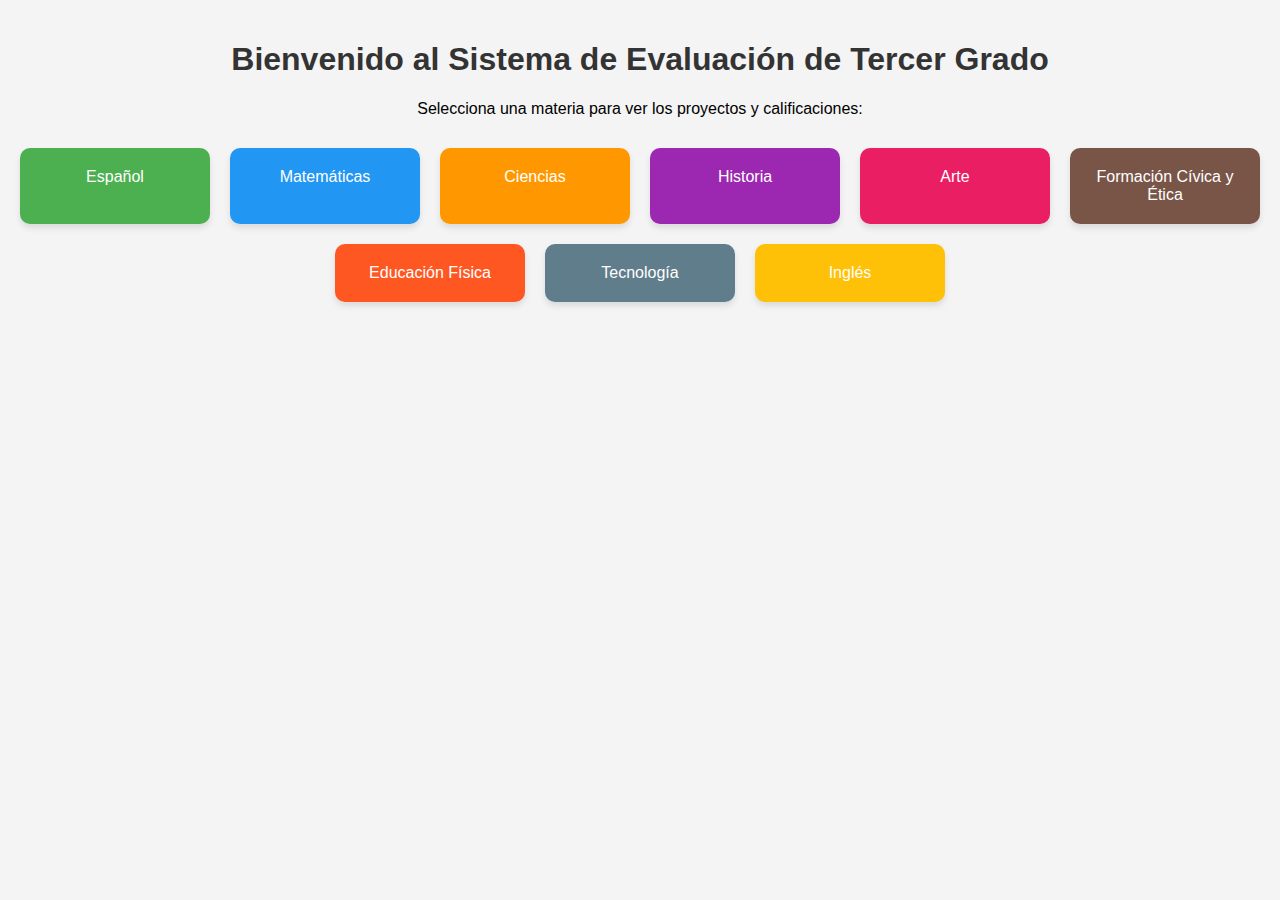
<file: index.html>
<!DOCTYPE html>
<html lang="es">
<head>
    <meta charset="UTF-8">
    <meta name="viewport" content="width=device-width, initial-scale=1.0">
    <title>Página de Inicio</title>
    <style>
        /* Estilos generales */
        body {
            font-family: Arial, sans-serif;
            background-color: #f4f4f4;
            margin: 0;
            padding: 20px;
            text-align: center;
        }
        h1 {
            color: #333;
        }
        .materias {
            display: flex;
            flex-wrap: wrap;
            justify-content: center;
            gap: 20px;
            margin-top: 30px;
        }
        .materia {
            color: white;
            padding: 20px;
            border-radius: 10px;
            text-decoration: none;
            width: 150px;
            transition: transform 0.3s, box-shadow 0.3s;
            box-shadow: 0 4px 6px rgba(0, 0, 0, 0.1);
        }
        .materia:hover {
            transform: scale(1.05);
            box-shadow: 0 6px 8px rgba(0, 0, 0, 0.2);
        }
        /* Colores para cada materia */
        .español { background-color: #4CAF50; } /* Verde */
        .matematicas { background-color: #2196F3; } /* Azul */
        .ciencias { background-color: #FF9800; } /* Naranja */
        .historia { background-color: #9C27B0; } /* Morado */
        .arte { background-color: #E91E63; } /* Rosa */
        .formacion-civica { background-color: #795548; } /* Café */
        .educacion-fisica { background-color: #FF5722; } /* Rojo oscuro */
        .tecnologia { background-color: #607D8B; } /* Gris azulado */
        .ingles { background-color: #FFC107; } /* Amarillo */
    </style>
</head>
<body>

<h1>Bienvenido al Sistema de Evaluación de Tercer Grado</h1>
<p>Selecciona una materia para ver los proyectos y calificaciones:</p>

<div class="materias">
    <a href="espanol.html" class="materia español">Español</a>
    <a href="matematicas.html" class="materia matematicas">Matemáticas</a>
    <a href="quimica.html" class="materia ciencias">Ciencias</a>
    <a href="historia.html" class="materia historia">Historia</a>
    <a href="arte.html" class="materia arte">Arte</a>
    <a href="formacion.html" class="materia formacion-civica">Formación Cívica y Ética</a>
    <a href="fisica.html" class="materia educacion-fisica">Educación Física</a>
    <a href="tecnologia.html" class="materia tecnologia">Tecnología</a>
    <a href="ingles.html" class="materia ingles">Inglés</a>
</div>

</body>
</html>
</file>
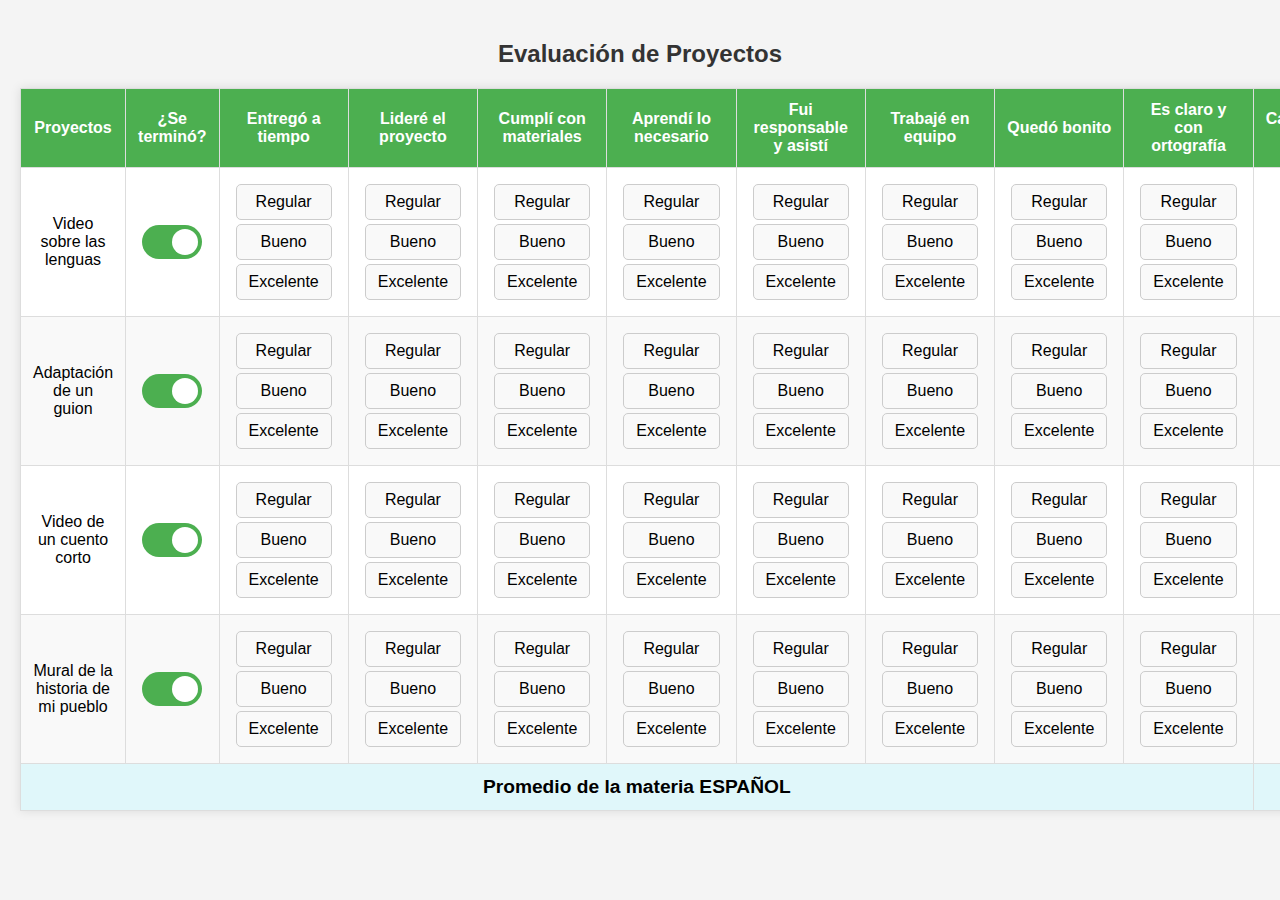
<file: espanol.html>
<!DOCTYPE html>
<html lang="es">
<head>
    <meta charset="UTF-8">
    <meta name="viewport" content="width=device-width, initial-scale=1.0">
    <title>Evaluación de Proyectos</title>
    <!-- Enlace al archivo CSS externo -->
    <link rel="stylesheet" href="styles.css">
</head>
<body>

<h2>Evaluación de Proyectos</h2>

<form id="evaluacionForm">
    <table>
        <thead>
            <tr>
                <th>Proyectos</th>
                <th>¿Se terminó?</th>
                <th>Entregó a tiempo</th>
                <th>Lideré el proyecto</th>
                <th>Cumplí con materiales</th>
                <th>Aprendí lo necesario</th>
                <th>Fui responsable y asistí</th>
                <th>Trabajé en equipo</th>
                <th>Quedó bonito</th>
                <th>Es claro y con ortografía</th>
                <th>Calificación Final</th>
            </tr>
        </thead>
        <tbody>
            <!-- Proyecto 1: Video sobre las lenguas -->
            <tr>
                <td>Video sobre las lenguas</td>
                <td>
                    <label class="switch">
                        <input type="checkbox" checked onchange="calcularCalificaciones()">
                        <span class="slider"></span>
                    </label>
                </td>
                <td>
                    <div class="nivel-boton regular" data-value="6" onclick="seleccionarNivel(this)">Regular</div>
                    <div class="nivel-boton bueno" data-value="8" onclick="seleccionarNivel(this)">Bueno</div>
                    <div class="nivel-boton excelente" data-value="10" onclick="seleccionarNivel(this)">Excelente</div>
                </td>
                <td>
                    <div class="nivel-boton regular" data-value="6" onclick="seleccionarNivel(this)">Regular</div>
                    <div class="nivel-boton bueno" data-value="8" onclick="seleccionarNivel(this)">Bueno</div>
                    <div class="nivel-boton excelente" data-value="10" onclick="seleccionarNivel(this)">Excelente</div>
                </td>
                <td>
                    <div class="nivel-boton regular" data-value="6" onclick="seleccionarNivel(this)">Regular</div>
                    <div class="nivel-boton bueno" data-value="8" onclick="seleccionarNivel(this)">Bueno</div>
                    <div class="nivel-boton excelente" data-value="10" onclick="seleccionarNivel(this)">Excelente</div>
                </td>
                <td>
                    <div class="nivel-boton regular" data-value="6" onclick="seleccionarNivel(this)">Regular</div>
                    <div class="nivel-boton bueno" data-value="8" onclick="seleccionarNivel(this)">Bueno</div>
                    <div class="nivel-boton excelente" data-value="10" onclick="seleccionarNivel(this)">Excelente</div>
                </td>
                <td>
                    <div class="nivel-boton regular" data-value="6" onclick="seleccionarNivel(this)">Regular</div>
                    <div class="nivel-boton bueno" data-value="8" onclick="seleccionarNivel(this)">Bueno</div>
                    <div class="nivel-boton excelente" data-value="10" onclick="seleccionarNivel(this)">Excelente</div>
                </td>
                <td>
                    <div class="nivel-boton regular" data-value="6" onclick="seleccionarNivel(this)">Regular</div>
                    <div class="nivel-boton bueno" data-value="8" onclick="seleccionarNivel(this)">Bueno</div>
                    <div class="nivel-boton excelente" data-value="10" onclick="seleccionarNivel(this)">Excelente</div>
                </td>
                <td>
                    <div class="nivel-boton regular" data-value="6" onclick="seleccionarNivel(this)">Regular</div>
                    <div class="nivel-boton bueno" data-value="8" onclick="seleccionarNivel(this)">Bueno</div>
                    <div class="nivel-boton excelente" data-value="10" onclick="seleccionarNivel(this)">Excelente</div>
                </td>
                <td>
                    <div class="nivel-boton regular" data-value="6" onclick="seleccionarNivel(this)">Regular</div>
                    <div class="nivel-boton bueno" data-value="8" onclick="seleccionarNivel(this)">Bueno</div>
                    <div class="nivel-boton excelente" data-value="10" onclick="seleccionarNivel(this)">Excelente</div>
                </td>
                <td><span class="calificacion">0</span></td>
            </tr>

            <!-- Proyecto 2: Adaptación de un guion -->
            <tr>
                <td>Adaptación de un guion</td>
                <td>
                    <label class="switch">
                        <input type="checkbox" checked onchange="calcularCalificaciones()">
                        <span class="slider"></span>
                    </label>
                </td>
                <td>
                    <div class="nivel-boton regular" data-value="6" onclick="seleccionarNivel(this)">Regular</div>
                    <div class="nivel-boton bueno" data-value="8" onclick="seleccionarNivel(this)">Bueno</div>
                    <div class="nivel-boton excelente" data-value="10" onclick="seleccionarNivel(this)">Excelente</div>
                </td>
                <td>
                    <div class="nivel-boton regular" data-value="6" onclick="seleccionarNivel(this)">Regular</div>
                    <div class="nivel-boton bueno" data-value="8" onclick="seleccionarNivel(this)">Bueno</div>
                    <div class="nivel-boton excelente" data-value="10" onclick="seleccionarNivel(this)">Excelente</div>
                </td>
                <td>
                    <div class="nivel-boton regular" data-value="6" onclick="seleccionarNivel(this)">Regular</div>
                    <div class="nivel-boton bueno" data-value="8" onclick="seleccionarNivel(this)">Bueno</div>
                    <div class="nivel-boton excelente" data-value="10" onclick="seleccionarNivel(this)">Excelente</div>
                </td>
                <td>
                    <div class="nivel-boton regular" data-value="6" onclick="seleccionarNivel(this)">Regular</div>
                    <div class="nivel-boton bueno" data-value="8" onclick="seleccionarNivel(this)">Bueno</div>
                    <div class="nivel-boton excelente" data-value="10" onclick="seleccionarNivel(this)">Excelente</div>
                </td>
                <td>
                    <div class="nivel-boton regular" data-value="6" onclick="seleccionarNivel(this)">Regular</div>
                    <div class="nivel-boton bueno" data-value="8" onclick="seleccionarNivel(this)">Bueno</div>
                    <div class="nivel-boton excelente" data-value="10" onclick="seleccionarNivel(this)">Excelente</div>
                </td>
                <td>
                    <div class="nivel-boton regular" data-value="6" onclick="seleccionarNivel(this)">Regular</div>
                    <div class="nivel-boton bueno" data-value="8" onclick="seleccionarNivel(this)">Bueno</div>
                    <div class="nivel-boton excelente" data-value="10" onclick="seleccionarNivel(this)">Excelente</div>
                </td>
                <td>
                    <div class="nivel-boton regular" data-value="6" onclick="seleccionarNivel(this)">Regular</div>
                    <div class="nivel-boton bueno" data-value="8" onclick="seleccionarNivel(this)">Bueno</div>
                    <div class="nivel-boton excelente" data-value="10" onclick="seleccionarNivel(this)">Excelente</div>
                </td>
                <td>
                    <div class="nivel-boton regular" data-value="6" onclick="seleccionarNivel(this)">Regular</div>
                    <div class="nivel-boton bueno" data-value="8" onclick="seleccionarNivel(this)">Bueno</div>
                    <div class="nivel-boton excelente" data-value="10" onclick="seleccionarNivel(this)">Excelente</div>
                </td>
                <td><span class="calificacion">0</span></td>
            </tr>

            <!-- Proyecto 3: Video de un cuento corto -->
            <tr>
                <td>Video de un cuento corto</td>
                <td>
                    <label class="switch">
                        <input type="checkbox" checked onchange="calcularCalificaciones()">
                        <span class="slider"></span>
                    </label>
                </td>
                <td>
                    <div class="nivel-boton regular" data-value="6" onclick="seleccionarNivel(this)">Regular</div>
                    <div class="nivel-boton bueno" data-value="8" onclick="seleccionarNivel(this)">Bueno</div>
                    <div class="nivel-boton excelente" data-value="10" onclick="seleccionarNivel(this)">Excelente</div>
                </td>
                <td>
                    <div class="nivel-boton regular" data-value="6" onclick="seleccionarNivel(this)">Regular</div>
                    <div class="nivel-boton bueno" data-value="8" onclick="seleccionarNivel(this)">Bueno</div>
                    <div class="nivel-boton excelente" data-value="10" onclick="seleccionarNivel(this)">Excelente</div>
                </td>
                <td>
                    <div class="nivel-boton regular" data-value="6" onclick="seleccionarNivel(this)">Regular</div>
                    <div class="nivel-boton bueno" data-value="8" onclick="seleccionarNivel(this)">Bueno</div>
                    <div class="nivel-boton excelente" data-value="10" onclick="seleccionarNivel(this)">Excelente</div>
                </td>
                <td>
                    <div class="nivel-boton regular" data-value="6" onclick="seleccionarNivel(this)">Regular</div>
                    <div class="nivel-boton bueno" data-value="8" onclick="seleccionarNivel(this)">Bueno</div>
                    <div class="nivel-boton excelente" data-value="10" onclick="seleccionarNivel(this)">Excelente</div>
                </td>
                <td>
                    <div class="nivel-boton regular" data-value="6" onclick="seleccionarNivel(this)">Regular</div>
                    <div class="nivel-boton bueno" data-value="8" onclick="seleccionarNivel(this)">Bueno</div>
                    <div class="nivel-boton excelente" data-value="10" onclick="seleccionarNivel(this)">Excelente</div>
                </td>
                <td>
                    <div class="nivel-boton regular" data-value="6" onclick="seleccionarNivel(this)">Regular</div>
                    <div class="nivel-boton bueno" data-value="8" onclick="seleccionarNivel(this)">Bueno</div>
                    <div class="nivel-boton excelente" data-value="10" onclick="seleccionarNivel(this)">Excelente</div>
                </td>
                <td>
                    <div class="nivel-boton regular" data-value="6" onclick="seleccionarNivel(this)">Regular</div>
                    <div class="nivel-boton bueno" data-value="8" onclick="seleccionarNivel(this)">Bueno</div>
                    <div class="nivel-boton excelente" data-value="10" onclick="seleccionarNivel(this)">Excelente</div>
                </td>
                <td>
                    <div class="nivel-boton regular" data-value="6" onclick="seleccionarNivel(this)">Regular</div>
                    <div class="nivel-boton bueno" data-value="8" onclick="seleccionarNivel(this)">Bueno</div>
                    <div class="nivel-boton excelente" data-value="10" onclick="seleccionarNivel(this)">Excelente</div>
                </td>
                <td><span class="calificacion">0</span></td>
            </tr>

            <!-- Proyecto 4: Mural de la historia de mi pueblo -->
            <tr>
                <td>Mural de la historia de mi pueblo</td>
                <td>
                    <label class="switch">
                        <input type="checkbox" checked onchange="calcularCalificaciones()">
                        <span class="slider"></span>
                    </label>
                </td>
                <td>
                    <div class="nivel-boton regular" data-value="6" onclick="seleccionarNivel(this)">Regular</div>
                    <div class="nivel-boton bueno" data-value="8" onclick="seleccionarNivel(this)">Bueno</div>
                    <div class="nivel-boton excelente" data-value="10" onclick="seleccionarNivel(this)">Excelente</div>
                </td>
                <td>
                    <div class="nivel-boton regular" data-value="6" onclick="seleccionarNivel(this)">Regular</div>
                    <div class="nivel-boton bueno" data-value="8" onclick="seleccionarNivel(this)">Bueno</div>
                    <div class="nivel-boton excelente" data-value="10" onclick="seleccionarNivel(this)">Excelente</div>
                </td>
                <td>
                    <div class="nivel-boton regular" data-value="6" onclick="seleccionarNivel(this)">Regular</div>
                    <div class="nivel-boton bueno" data-value="8" onclick="seleccionarNivel(this)">Bueno</div>
                    <div class="nivel-boton excelente" data-value="10" onclick="seleccionarNivel(this)">Excelente</div>
                </td>
                <td>
                    <div class="nivel-boton regular" data-value="6" onclick="seleccionarNivel(this)">Regular</div>
                    <div class="nivel-boton bueno" data-value="8" onclick="seleccionarNivel(this)">Bueno</div>
                    <div class="nivel-boton excelente" data-value="10" onclick="seleccionarNivel(this)">Excelente</div>
                </td>
                <td>
                    <div class="nivel-boton regular" data-value="6" onclick="seleccionarNivel(this)">Regular</div>
                    <div class="nivel-boton bueno" data-value="8" onclick="seleccionarNivel(this)">Bueno</div>
                    <div class="nivel-boton excelente" data-value="10" onclick="seleccionarNivel(this)">Excelente</div>
                </td>
                <td>
                    <div class="nivel-boton regular" data-value="6" onclick="seleccionarNivel(this)">Regular</div>
                    <div class="nivel-boton bueno" data-value="8" onclick="seleccionarNivel(this)">Bueno</div>
                    <div class="nivel-boton excelente" data-value="10" onclick="seleccionarNivel(this)">Excelente</div>
                </td>
                <td>
                    <div class="nivel-boton regular" data-value="6" onclick="seleccionarNivel(this)">Regular</div>
                    <div class="nivel-boton bueno" data-value="8" onclick="seleccionarNivel(this)">Bueno</div>
                    <div class="nivel-boton excelente" data-value="10" onclick="seleccionarNivel(this)">Excelente</div>
                </td>
                <td>
                    <div class="nivel-boton regular" data-value="6" onclick="seleccionarNivel(this)">Regular</div>
                    <div class="nivel-boton bueno" data-value="8" onclick="seleccionarNivel(this)">Bueno</div>
                    <div class="nivel-boton excelente" data-value="10" onclick="seleccionarNivel(this)">Excelente</div>
                </td>
                <td><span class="calificacion">0</span></td>
            </tr>

            <!-- Fila para el promedio de la materia -->
            <tr class="promedio-materia">
                <td colspan="10">Promedio de la materia ESPAÑOL</td>
                <td><span id="promedio-espanol">0</span></td>
            </tr>
        </tbody>
    </table>
</form>

<!-- Enlace al archivo JavaScript externo -->
<script src="script.js"></script>

</body>
</html>
</file>
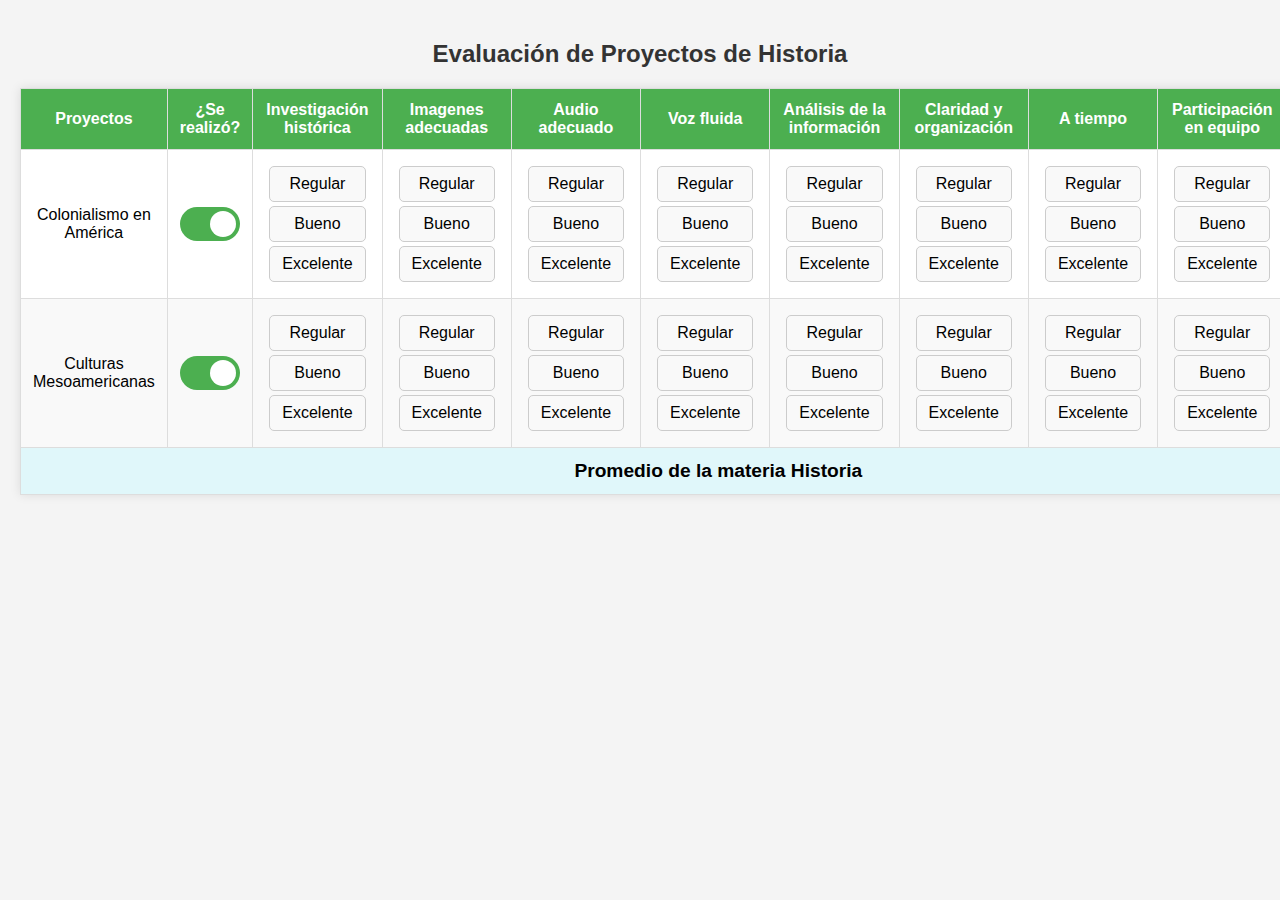
<file: historia.html>
<!DOCTYPE html>
<html lang="es">
<head>
    <meta charset="UTF-8">
    <meta name="viewport" content="width=device-width, initial-scale=1.0">
    <title>Evaluación de Proyectos de Historia</title>
    <!-- Enlace al archivo CSS externo -->
    <link rel="stylesheet" href="styles.css">
</head>
<body>

<h2>Evaluación de Proyectos de Historia</h2>

<form id="evaluacionForm">
    <table>
        <thead>
            <tr>
                <th>Proyectos</th>
                <th>¿Se realizó?</th>
                <th>Investigación histórica</th>
                <th>Imagenes adecuadas</th>
                <th>Audio adecuado</th>
                <th>Voz fluida</th>
                <th>Análisis de la información</th>
                <th>Claridad y organización</th>
                <th>A tiempo</th>
                <th>Participación en equipo</th>
                <th>Conclusión y reflexión</th>
                <th>Calificación Final</th>
            </tr>
        </thead>
        <tbody>
            <!-- Proyecto 1: Colonialismo en América -->
            <tr>
                <td>Colonialismo en América</td>
                <td>
                    <label class="switch">
                        <input type="checkbox" checked onchange="calcularCalificaciones()">
                        <span class="slider"></span>
                    </label>
                </td>
                <td>
                    <div class="nivel-boton regular" data-value="6" onclick="seleccionarNivel(this)">Regular</div>
                    <div class="nivel-boton bueno" data-value="8" onclick="seleccionarNivel(this)">Bueno</div>
                    <div class="nivel-boton excelente" data-value="10" onclick="seleccionarNivel(this)">Excelente</div>
                </td>
                <td>
                    <div class="nivel-boton regular" data-value="6" onclick="seleccionarNivel(this)">Regular</div>
                    <div class="nivel-boton bueno" data-value="8" onclick="seleccionarNivel(this)">Bueno</div>
                    <div class="nivel-boton excelente" data-value="10" onclick="seleccionarNivel(this)">Excelente</div>
                </td>
                <td>
                    <div class="nivel-boton regular" data-value="6" onclick="seleccionarNivel(this)">Regular</div>
                    <div class="nivel-boton bueno" data-value="8" onclick="seleccionarNivel(this)">Bueno</div>
                    <div class="nivel-boton excelente" data-value="10" onclick="seleccionarNivel(this)">Excelente</div>
                </td>
                <td>
                    <div class="nivel-boton regular" data-value="6" onclick="seleccionarNivel(this)">Regular</div>
                    <div class="nivel-boton bueno" data-value="8" onclick="seleccionarNivel(this)">Bueno</div>
                    <div class="nivel-boton excelente" data-value="10" onclick="seleccionarNivel(this)">Excelente</div>
                </td>
                <td>
                    <div class="nivel-boton regular" data-value="6" onclick="seleccionarNivel(this)">Regular</div>
                    <div class="nivel-boton bueno" data-value="8" onclick="seleccionarNivel(this)">Bueno</div>
                    <div class="nivel-boton excelente" data-value="10" onclick="seleccionarNivel(this)">Excelente</div>
                </td>
                <td>
                    <div class="nivel-boton regular" data-value="6" onclick="seleccionarNivel(this)">Regular</div>
                    <div class="nivel-boton bueno" data-value="8" onclick="seleccionarNivel(this)">Bueno</div>
                    <div class="nivel-boton excelente" data-value="10" onclick="seleccionarNivel(this)">Excelente</div>
                </td>
                <td>
                    <div class="nivel-boton regular" data-value="6" onclick="seleccionarNivel(this)">Regular</div>
                    <div class="nivel-boton bueno" data-value="8" onclick="seleccionarNivel(this)">Bueno</div>
                    <div class="nivel-boton excelente" data-value="10" onclick="seleccionarNivel(this)">Excelente</div>
                </td>
                <td>
                    <div class="nivel-boton regular" data-value="6" onclick="seleccionarNivel(this)">Regular</div>
                    <div class="nivel-boton bueno" data-value="8" onclick="seleccionarNivel(this)">Bueno</div>
                    <div class="nivel-boton excelente" data-value="10" onclick="seleccionarNivel(this)">Excelente</div>
                </td>
                <td>
                    <div class="nivel-boton regular" data-value="6" onclick="seleccionarNivel(this)">Regular</div>
                    <div class="nivel-boton bueno" data-value="8" onclick="seleccionarNivel(this)">Bueno</div>
                    <div class="nivel-boton excelente" data-value="10" onclick="seleccionarNivel(this)">Excelente</div>
                </td>
                <td><span class="calificacion">0</span></td>
            </tr>

            <!-- Proyecto 2: Culturas Mesoamericanas -->
            <tr>
                <td>Culturas Mesoamericanas</td>
                <td>
                    <label class="switch">
                        <input type="checkbox" checked onchange="calcularCalificaciones()">
                        <span class="slider"></span>
                    </label>
                </td>
                <td>
                    <div class="nivel-boton regular" data-value="6" onclick="seleccionarNivel(this)">Regular</div>
                    <div class="nivel-boton bueno" data-value="8" onclick="seleccionarNivel(this)">Bueno</div>
                    <div class="nivel-boton excelente" data-value="10" onclick="seleccionarNivel(this)">Excelente</div>
                </td>
                <td>
                    <div class="nivel-boton regular" data-value="6" onclick="seleccionarNivel(this)">Regular</div>
                    <div class="nivel-boton bueno" data-value="8" onclick="seleccionarNivel(this)">Bueno</div>
                    <div class="nivel-boton excelente" data-value="10" onclick="seleccionarNivel(this)">Excelente</div>
                </td>
                <td>
                    <div class="nivel-boton regular" data-value="6" onclick="seleccionarNivel(this)">Regular</div>
                    <div class="nivel-boton bueno" data-value="8" onclick="seleccionarNivel(this)">Bueno</div>
                    <div class="nivel-boton excelente" data-value="10" onclick="seleccionarNivel(this)">Excelente</div>
                </td>
                <td>
                    <div class="nivel-boton regular" data-value="6" onclick="seleccionarNivel(this)">Regular</div>
                    <div class="nivel-boton bueno" data-value="8" onclick="seleccionarNivel(this)">Bueno</div>
                    <div class="nivel-boton excelente" data-value="10" onclick="seleccionarNivel(this)">Excelente</div>
                </td>
                <td>
                    <div class="nivel-boton regular" data-value="6" onclick="seleccionarNivel(this)">Regular</div>
                    <div class="nivel-boton bueno" data-value="8" onclick="seleccionarNivel(this)">Bueno</div>
                    <div class="nivel-boton excelente" data-value="10" onclick="seleccionarNivel(this)">Excelente</div>
                </td>
                <td>
                    <div class="nivel-boton regular" data-value="6" onclick="seleccionarNivel(this)">Regular</div>
                    <div class="nivel-boton bueno" data-value="8" onclick="seleccionarNivel(this)">Bueno</div>
                    <div class="nivel-boton excelente" data-value="10" onclick="seleccionarNivel(this)">Excelente</div>
                </td>
                <td>
                    <div class="nivel-boton regular" data-value="6" onclick="seleccionarNivel(this)">Regular</div>
                    <div class="nivel-boton bueno" data-value="8" onclick="seleccionarNivel(this)">Bueno</div>
                    <div class="nivel-boton excelente" data-value="10" onclick="seleccionarNivel(this)">Excelente</div>
                </td>
                <td>
                    <div class="nivel-boton regular" data-value="6" onclick="seleccionarNivel(this)">Regular</div>
                    <div class="nivel-boton bueno" data-value="8" onclick="seleccionarNivel(this)">Bueno</div>
                    <div class="nivel-boton excelente" data-value="10" onclick="seleccionarNivel(this)">Excelente</div>
                </td>
                <td>
                    <div class="nivel-boton regular" data-value="6" onclick="seleccionarNivel(this)">Regular</div>
                    <div class="nivel-boton bueno" data-value="8" onclick="seleccionarNivel(this)">Bueno</div>
                    <div class="nivel-boton excelente" data-value="10" onclick="seleccionarNivel(this)">Excelente</div>
                </td>
                <td><span class="calificacion">0</span></td>
            </tr>

            <!-- Fila para el promedio de la materia -->
            <tr class="promedio-materia">
                <td colspan="11">Promedio de la materia Historia</td>
                <td><span id="promedio-historia">0</span></td>
            </tr>
        </tbody>
    </table>
</form>

<!-- Enlace al archivo JavaScript externo -->
<script src="script.js"></script>

</body>
</html>
</file>
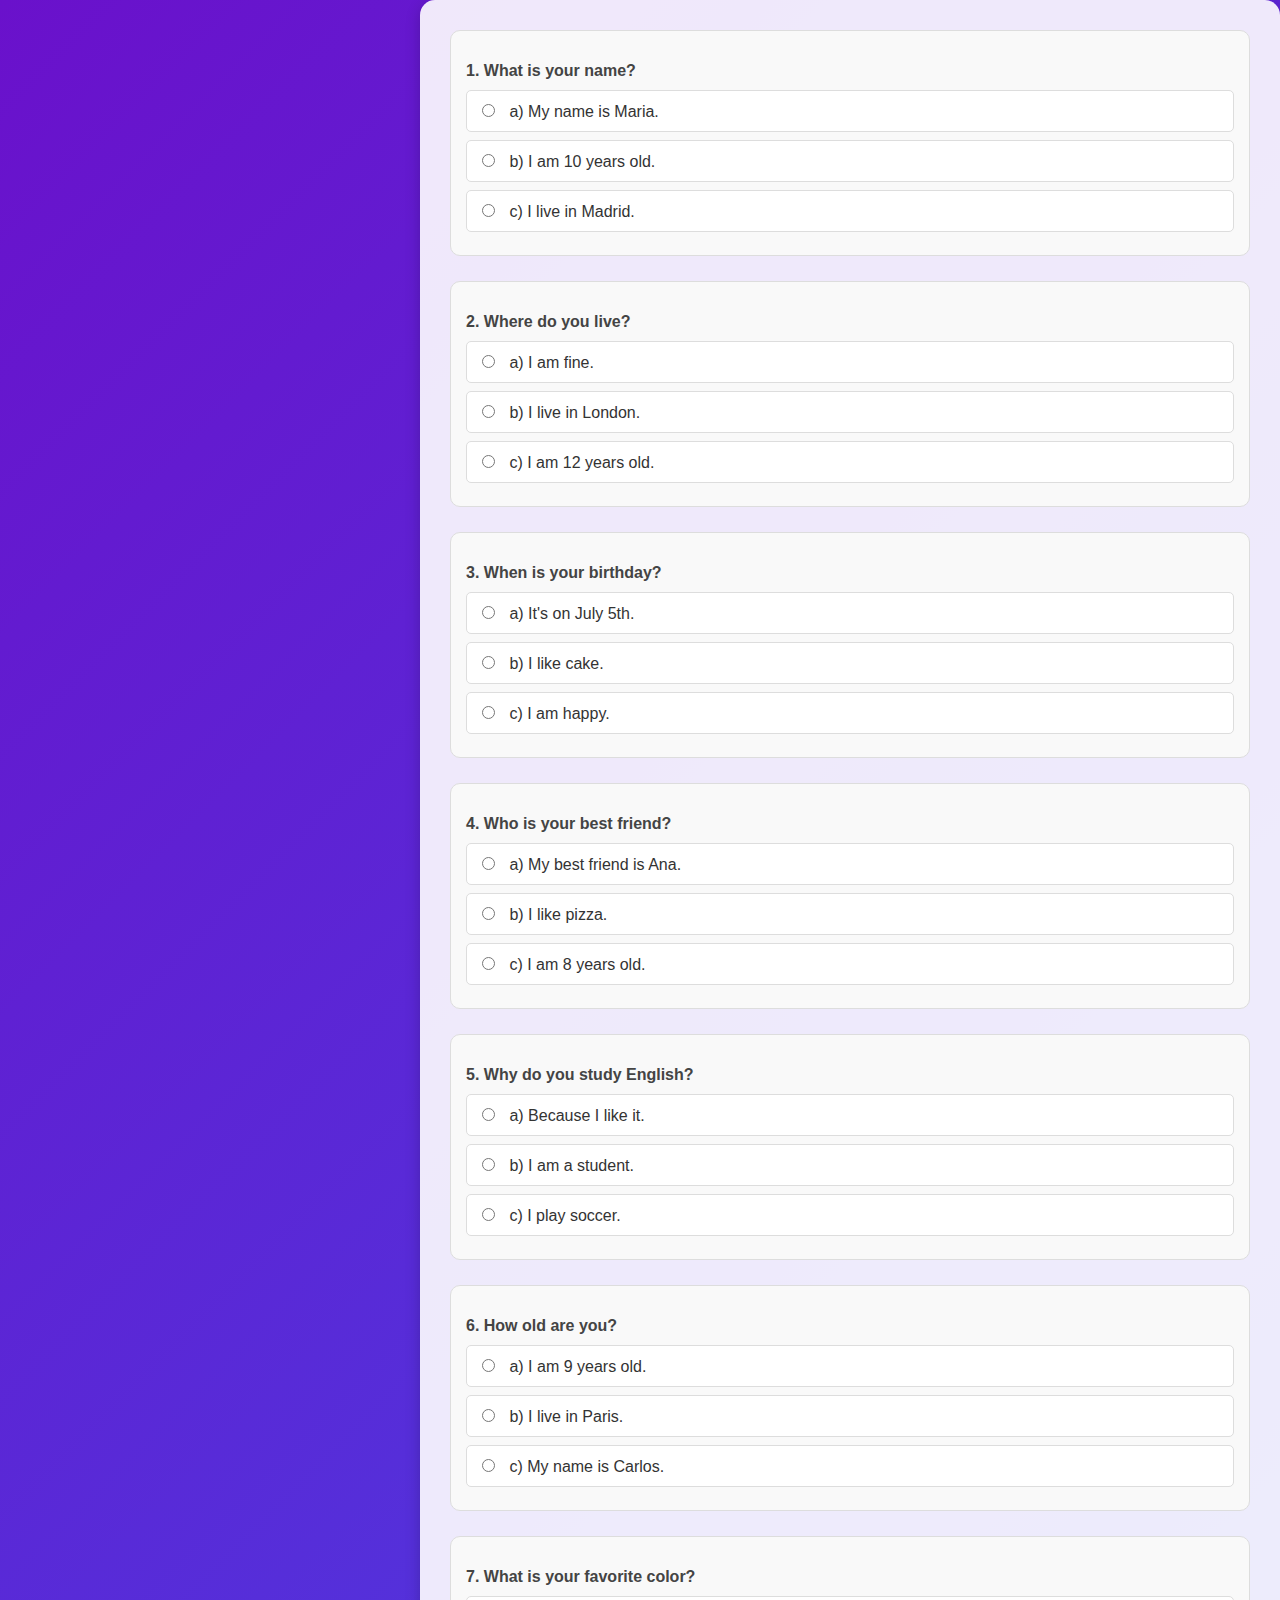
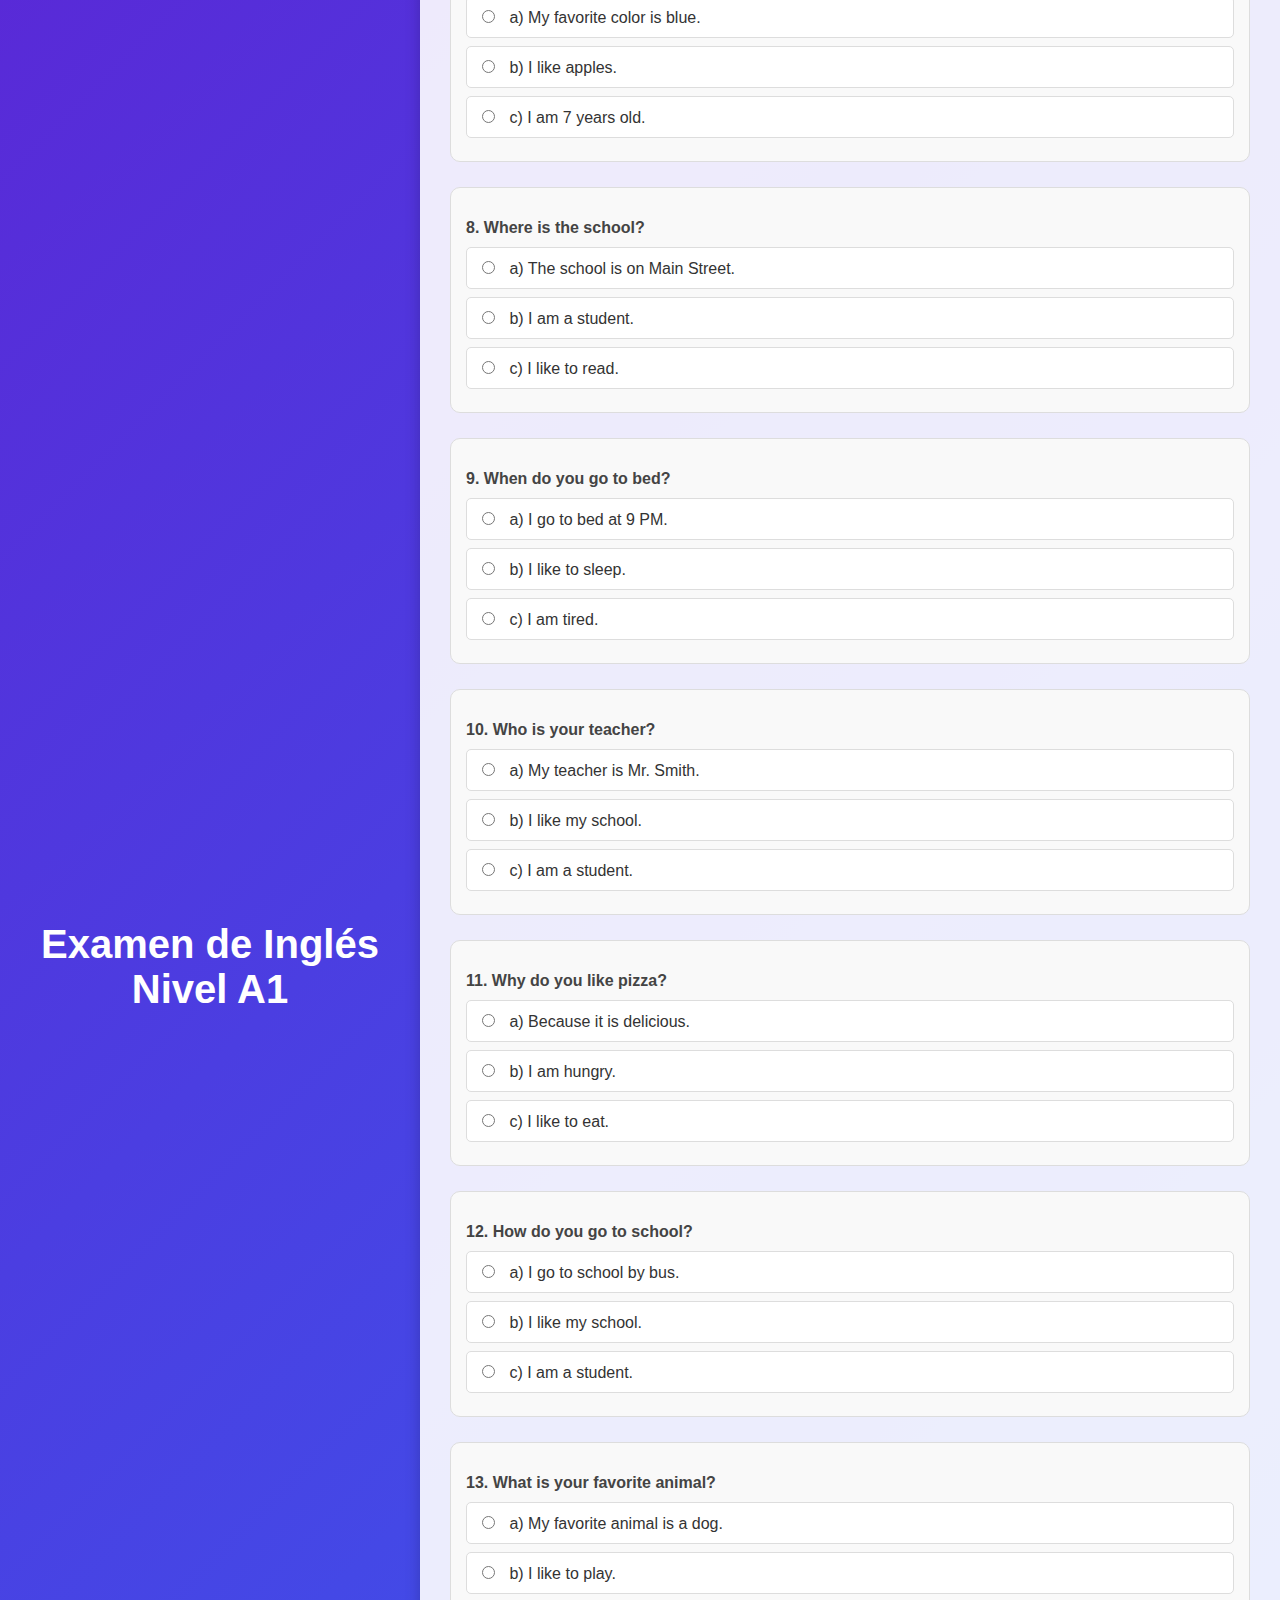
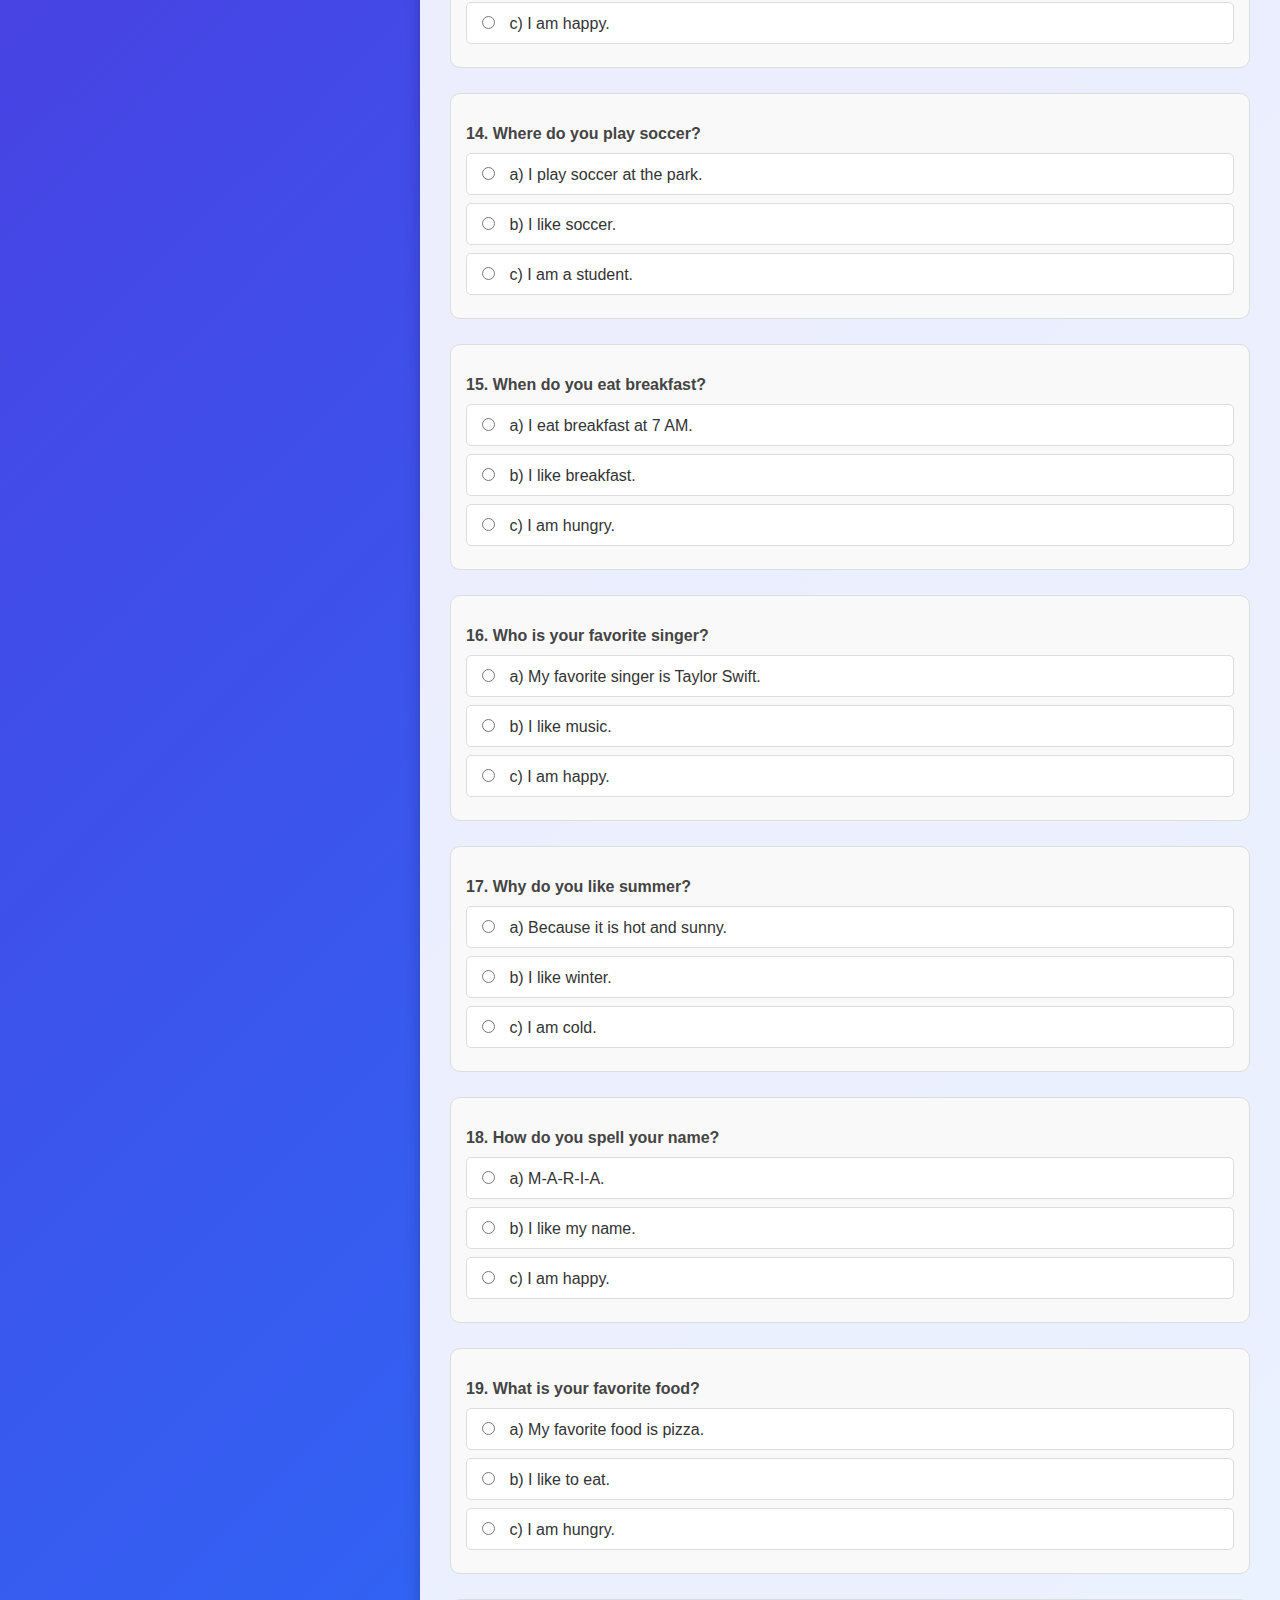
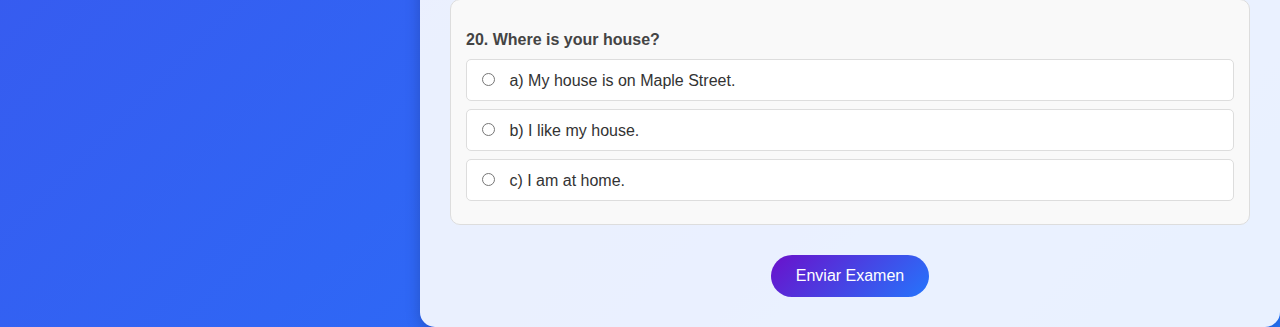
<file: ingles.html>
<!DOCTYPE html>
<html lang="es">
<head>
    <meta charset="UTF-8">
    <meta name="viewport" content="width=device-width, initial-scale=1.0">
    <title>Examen de Inglés Nivel A1</title>
    <style>
        /* Estilos generales */
        body {
            font-family: 'Arial', sans-serif;
            background: linear-gradient(135deg, #6a11cb, #2575fc);
            color: #333;
            margin: 0;
            padding: 0;
            display: flex;
            justify-content: center;
            align-items: center;
            min-height: 100vh;
        }

        h1 {
            text-align: center;
            color: #fff;
            font-size: 2.5rem;
            margin-bottom: 20px;
        }

        form {
            background: rgba(255, 255, 255, 0.9);
            padding: 30px;
            border-radius: 15px;
            box-shadow: 0 4px 15px rgba(0, 0, 0, 0.2);
            width: 100%;
            max-width: 800px;
        }

        .question {
            margin-bottom: 25px;
            padding: 15px;
            background: #f9f9f9;
            border-radius: 10px;
            border: 1px solid #ddd;
        }

        .question p {
            font-weight: bold;
            margin-bottom: 10px;
            color: #444;
        }

        .options label {
            display: block;
            margin: 8px 0;
            padding: 10px;
            background: #fff;
            border-radius: 5px;
            border: 1px solid #ddd;
            cursor: pointer;
            transition: background 0.3s ease;
        }

        .options label:hover {
            background: #f1f1f1;
        }

        .options input[type="radio"] {
            margin-right: 10px;
        }

        .submit-button {
            text-align: center;
            margin-top: 30px;
        }

        .submit-button button {
            padding: 12px 25px;
            font-size: 16px;
            background: linear-gradient(135deg, #6a11cb, #2575fc);
            color: white;
            border: none;
            border-radius: 25px;
            cursor: pointer;
            transition: background 0.3s ease;
        }

        .submit-button button:hover {
            background: linear-gradient(135deg, #2575fc, #6a11cb);
        }

        /* Estilos para el mensaje de calificación */
        .result-message {
            margin-top: 20px;
            padding: 20px;
            border-radius: 10px;
            text-align: center;
            font-size: 1.2rem;
            display: none;
        }

        .result-message.good {
            background: #d4edda;
            color: #155724;
            border: 1px solid #c3e6cb;
        }

        .result-message.average {
            background: #fff3cd;
            color: #856404;
            border: 1px solid #ffeeba;
        }

        .result-message.poor {
            background: #f8d7da;
            color: #721c24;
            border: 1px solid #f5c6cb;
        }
    </style>
</head>
<body>

<h1>Examen de Inglés Nivel A1</h1>
<form id="englishExam">
    <!-- Pregunta 1 -->
    <div class="question">
        <p>1. What is your name?</p>
        <div class="options">
            <label><input type="radio" name="q1" value="a"> a) My name is Maria.</label>
            <label><input type="radio" name="q1" value="b"> b) I am 10 years old.</label>
            <label><input type="radio" name="q1" value="c"> c) I live in Madrid.</label>
        </div>
    </div>

    <!-- Pregunta 2 -->
    <div class="question">
        <p>2. Where do you live?</p>
        <div class="options">
            <label><input type="radio" name="q2" value="a"> a) I am fine.</label>
            <label><input type="radio" name="q2" value="b"> b) I live in London.</label>
            <label><input type="radio" name="q2" value="c"> c) I am 12 years old.</label>
        </div>
    </div>

    <!-- Pregunta 3 -->
    <div class="question">
        <p>3. When is your birthday?</p>
        <div class="options">
            <label><input type="radio" name="q3" value="a"> a) It's on July 5th.</label>
            <label><input type="radio" name="q3" value="b"> b) I like cake.</label>
            <label><input type="radio" name="q3" value="c"> c) I am happy.</label>
        </div>
    </div>

    <!-- Pregunta 4 -->
    <div class="question">
        <p>4. Who is your best friend?</p>
        <div class="options">
            <label><input type="radio" name="q4" value="a"> a) My best friend is Ana.</label>
            <label><input type="radio" name="q4" value="b"> b) I like pizza.</label>
            <label><input type="radio" name="q4" value="c"> c) I am 8 years old.</label>
        </div>
    </div>

    <!-- Pregunta 5 -->
    <div class="question">
        <p>5. Why do you study English?</p>
        <div class="options">
            <label><input type="radio" name="q5" value="a"> a) Because I like it.</label>
            <label><input type="radio" name="q5" value="b"> b) I am a student.</label>
            <label><input type="radio" name="q5" value="c"> c) I play soccer.</label>
        </div>
    </div>

    <!-- Pregunta 6 -->
    <div class="question">
        <p>6. How old are you?</p>
        <div class="options">
            <label><input type="radio" name="q6" value="a"> a) I am 9 years old.</label>
            <label><input type="radio" name="q6" value="b"> b) I live in Paris.</label>
            <label><input type="radio" name="q6" value="c"> c) My name is Carlos.</label>
        </div>
    </div>

    <!-- Pregunta 7 -->
    <div class="question">
        <p>7. What is your favorite color?</p>
        <div class="options">
            <label><input type="radio" name="q7" value="a"> a) My favorite color is blue.</label>
            <label><input type="radio" name="q7" value="b"> b) I like apples.</label>
            <label><input type="radio" name="q7" value="c"> c) I am 7 years old.</label>
        </div>
    </div>

    <!-- Pregunta 8 -->
    <div class="question">
        <p>8. Where is the school?</p>
        <div class="options">
            <label><input type="radio" name="q8" value="a"> a) The school is on Main Street.</label>
            <label><input type="radio" name="q8" value="b"> b) I am a student.</label>
            <label><input type="radio" name="q8" value="c"> c) I like to read.</label>
        </div>
    </div>

    <!-- Pregunta 9 -->
    <div class="question">
        <p>9. When do you go to bed?</p>
        <div class="options">
            <label><input type="radio" name="q9" value="a"> a) I go to bed at 9 PM.</label>
            <label><input type="radio" name="q9" value="b"> b) I like to sleep.</label>
            <label><input type="radio" name="q9" value="c"> c) I am tired.</label>
        </div>
    </div>

    <!-- Pregunta 10 -->
    <div class="question">
        <p>10. Who is your teacher?</p>
        <div class="options">
            <label><input type="radio" name="q10" value="a"> a) My teacher is Mr. Smith.</label>
            <label><input type="radio" name="q10" value="b"> b) I like my school.</label>
            <label><input type="radio" name="q10" value="c"> c) I am a student.</label>
        </div>
    </div>

    <!-- Pregunta 11 -->
    <div class="question">
        <p>11. Why do you like pizza?</p>
        <div class="options">
            <label><input type="radio" name="q11" value="a"> a) Because it is delicious.</label>
            <label><input type="radio" name="q11" value="b"> b) I am hungry.</label>
            <label><input type="radio" name="q11" value="c"> c) I like to eat.</label>
        </div>
    </div>

    <!-- Pregunta 12 -->
    <div class="question">
        <p>12. How do you go to school?</p>
        <div class="options">
            <label><input type="radio" name="q12" value="a"> a) I go to school by bus.</label>
            <label><input type="radio" name="q12" value="b"> b) I like my school.</label>
            <label><input type="radio" name="q12" value="c"> c) I am a student.</label>
        </div>
    </div>

    <!-- Pregunta 13 -->
    <div class="question">
        <p>13. What is your favorite animal?</p>
        <div class="options">
            <label><input type="radio" name="q13" value="a"> a) My favorite animal is a dog.</label>
            <label><input type="radio" name="q13" value="b"> b) I like to play.</label>
            <label><input type="radio" name="q13" value="c"> c) I am happy.</label>
        </div>
    </div>

    <!-- Pregunta 14 -->
    <div class="question">
        <p>14. Where do you play soccer?</p>
        <div class="options">
            <label><input type="radio" name="q14" value="a"> a) I play soccer at the park.</label>
            <label><input type="radio" name="q14" value="b"> b) I like soccer.</label>
            <label><input type="radio" name="q14" value="c"> c) I am a student.</label>
        </div>
    </div>

    <!-- Pregunta 15 -->
    <div class="question">
        <p>15. When do you eat breakfast?</p>
        <div class="options">
            <label><input type="radio" name="q15" value="a"> a) I eat breakfast at 7 AM.</label>
            <label><input type="radio" name="q15" value="b"> b) I like breakfast.</label>
            <label><input type="radio" name="q15" value="c"> c) I am hungry.</label>
        </div>
    </div>

    <!-- Pregunta 16 -->
    <div class="question">
        <p>16. Who is your favorite singer?</p>
        <div class="options">
            <label><input type="radio" name="q16" value="a"> a) My favorite singer is Taylor Swift.</label>
            <label><input type="radio" name="q16" value="b"> b) I like music.</label>
            <label><input type="radio" name="q16" value="c"> c) I am happy.</label>
        </div>
    </div>

    <!-- Pregunta 17 -->
    <div class="question">
        <p>17. Why do you like summer?</p>
        <div class="options">
            <label><input type="radio" name="q17" value="a"> a) Because it is hot and sunny.</label>
            <label><input type="radio" name="q17" value="b"> b) I like winter.</label>
            <label><input type="radio" name="q17" value="c"> c) I am cold.</label>
        </div>
    </div>

    <!-- Pregunta 18 -->
    <div class="question">
        <p>18. How do you spell your name?</p>
        <div class="options">
            <label><input type="radio" name="q18" value="a"> a) M-A-R-I-A.</label>
            <label><input type="radio" name="q18" value="b"> b) I like my name.</label>
            <label><input type="radio" name="q18" value="c"> c) I am happy.</label>
        </div>
    </div>

    <!-- Pregunta 19 -->
    <div class="question">
        <p>19. What is your favorite food?</p>
        <div class="options">
            <label><input type="radio" name="q19" value="a"> a) My favorite food is pizza.</label>
            <label><input type="radio" name="q19" value="b"> b) I like to eat.</label>
            <label><input type="radio" name="q19" value="c"> c) I am hungry.</label>
        </div>
    </div>

    <!-- Pregunta 20 -->
    <div class="question">
        <p>20. Where is your house?</p>
        <div class="options">
            <label><input type="radio" name="q20" value="a"> a) My house is on Maple Street.</label>
            <label><input type="radio" name="q20" value="b"> b) I like my house.</label>
            <label><input type="radio" name="q20" value="c"> c) I am at home.</label>
        </div>
    </div>

    <!-- Botón de enviar -->
    <div class="submit-button">
        <button type="button" onclick="calcularResultado()">Enviar Examen</button>
    </div>

    <!-- Mensaje de calificación -->
    <div id="resultMessage" class="result-message"></div>
</form>

<!-- Script para calcular el resultado -->
<script>
    function calcularResultado() {
        const respuestasCorrectas = [
            "a", "b", "a", "a", "a", "a", "a", "a", "a", "a",
            "a", "a", "a", "a", "a", "a", "a", "a", "a", "a"
        ];
        let puntaje = 0;

        for (let i = 1; i <= 20; i++) {
            const respuestaSeleccionada = document.querySelector(`input[name="q${i}"]:checked`);
            if (respuestaSeleccionada && respuestaSeleccionada.value === respuestasCorrectas[i - 1]) {
                puntaje++;
            }
        }

        // Calcular la nota en escala de 5 a 10
        const nota = (puntaje / 20) * 5 + 5;
        const resultMessage = document.getElementById("resultMessage");

        // Mostrar mensaje de refuerzo
        if (nota >= 9) {
            resultMessage.className = "result-message good";
            resultMessage.innerHTML = `¡Excelente! Tu puntaje es: ${puntaje}/20. Tu nota es: ${nota.toFixed(1)}. ¡Sigue así!`;
        } else if (nota >= 7) {
            resultMessage.className = "result-message average";
            resultMessage.innerHTML = `Buen trabajo. Tu puntaje es: ${puntaje}/20. Tu nota es: ${nota.toFixed(1)}. ¡Sigue practicando!`;
        } else {
            resultMessage.className = "result-message poor";
            resultMessage.innerHTML = `Tu puntaje es: ${puntaje}/20. Tu nota es: ${nota.toFixed(1)}. ¡No te rindas, sigue intentándolo!`;
        }

        resultMessage.style.display = "block";
    }
</script>

</body>
</html>
</file>
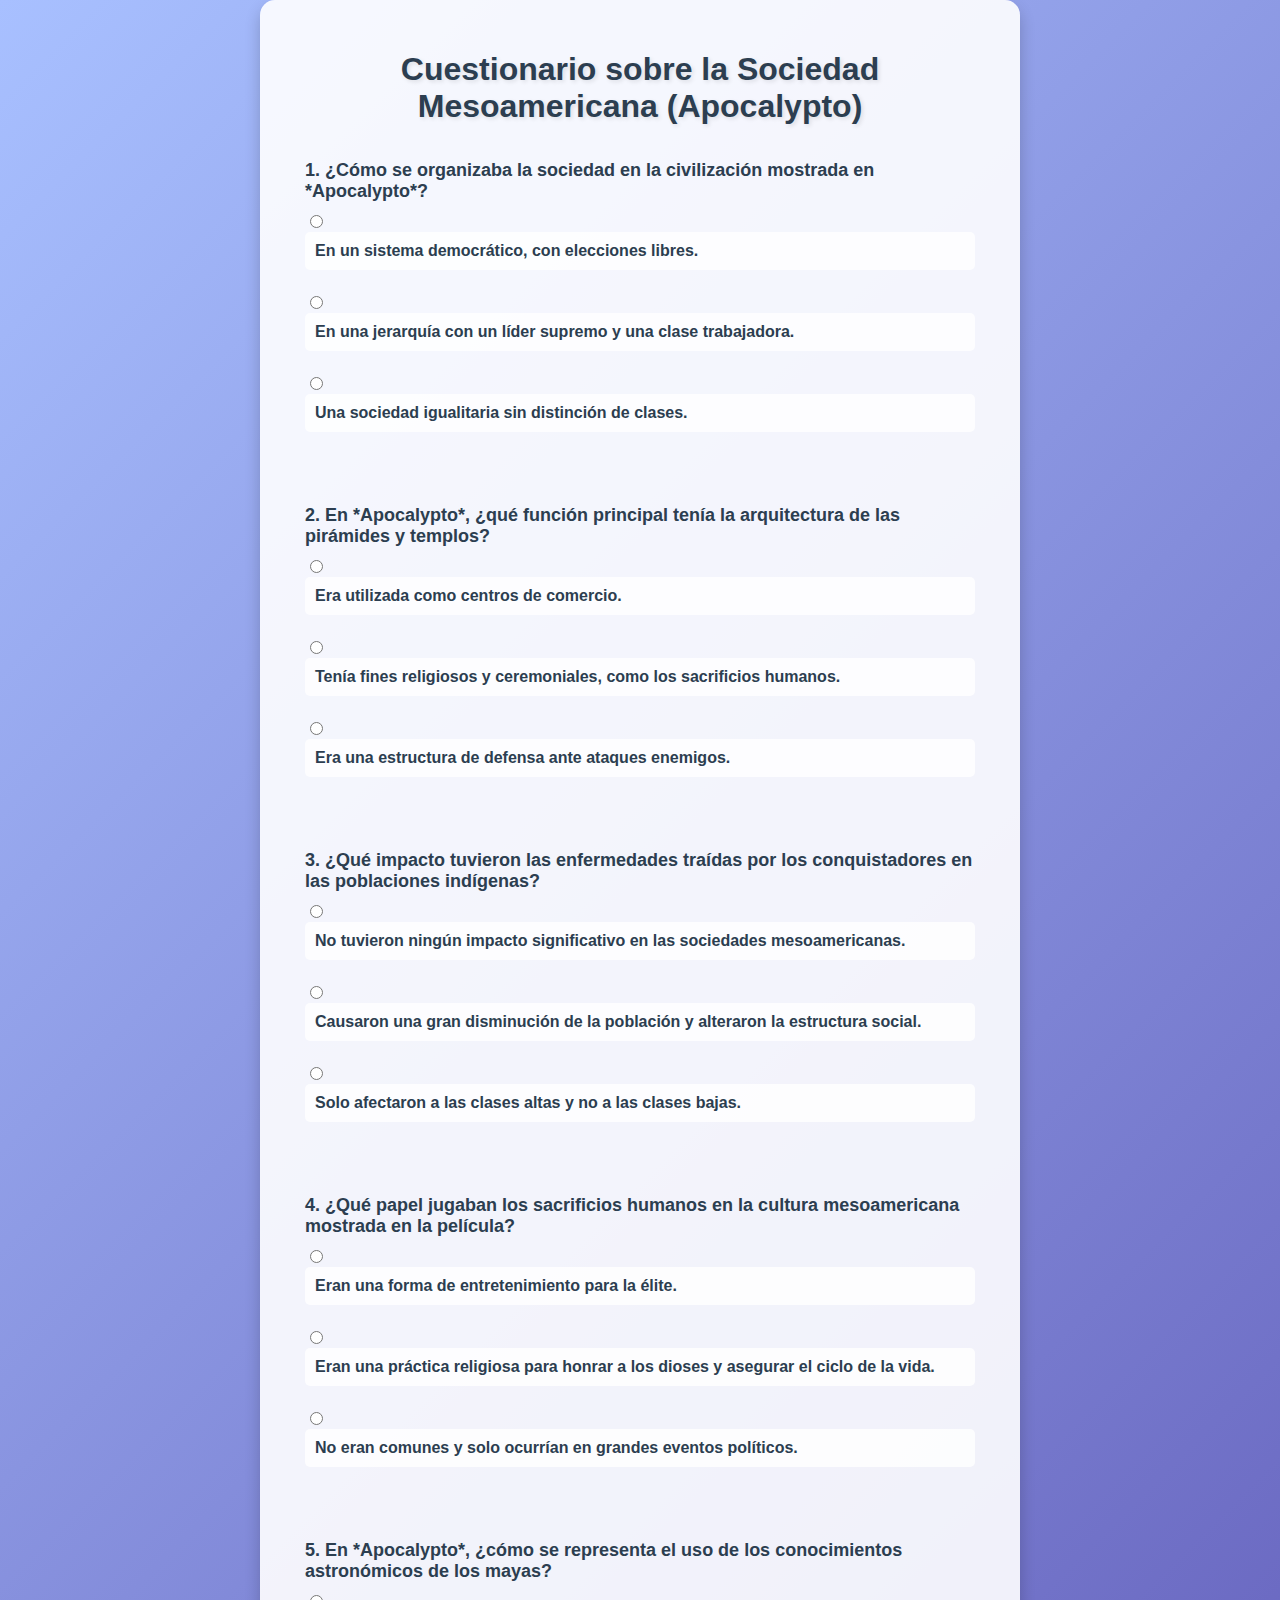
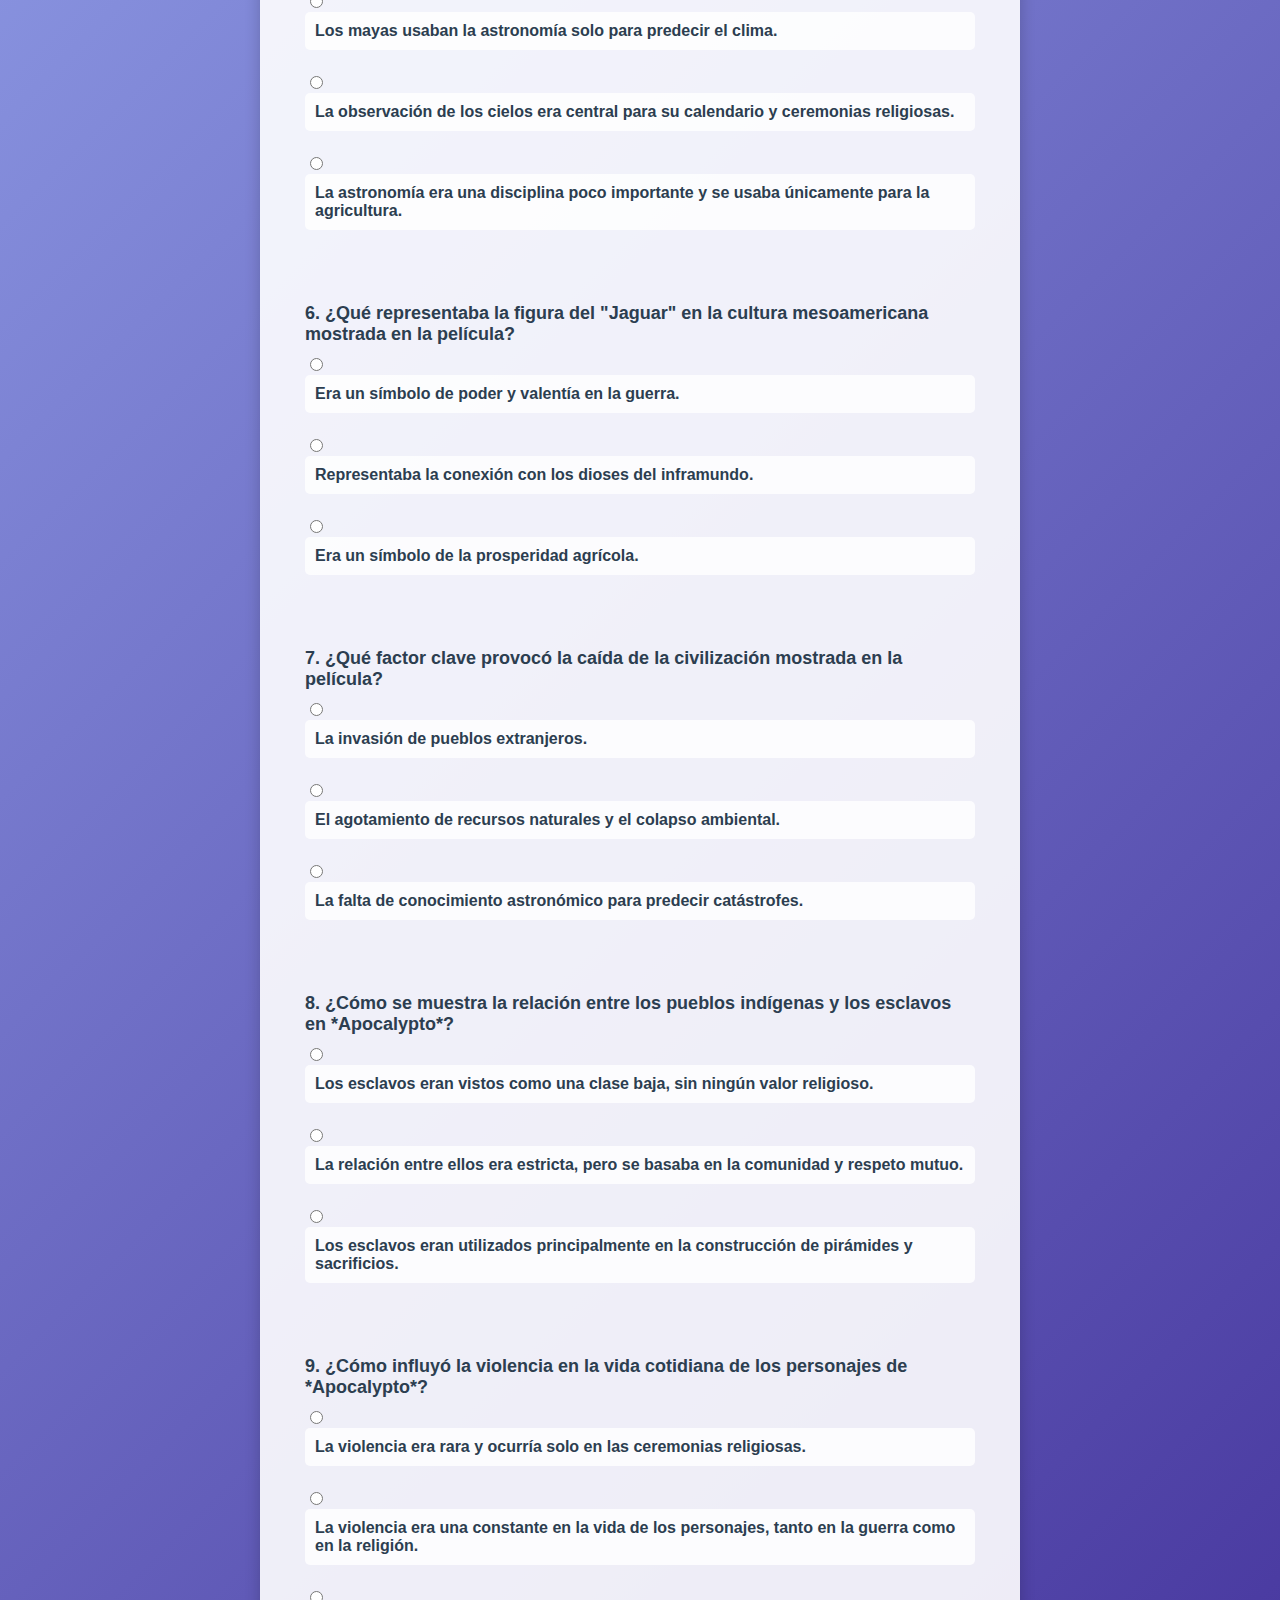
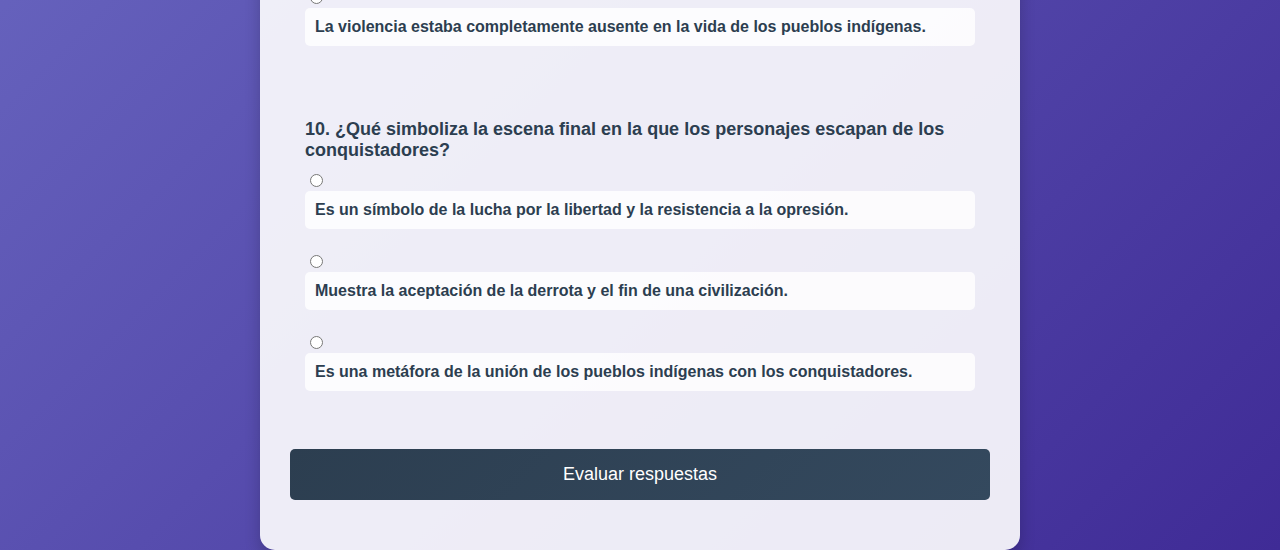
<file: mesoamerica.html>
<!DOCTYPE html>
<html lang="es">
<head>
    <meta charset="UTF-8">
    <meta name="viewport" content="width=device-width, initial-scale=1.0">
    <title>Cuestionario sobre Mesoamérica - Apocalypto</title>
    <style>
        body {
            font-family: Arial, sans-serif;
            margin: 0;
            padding: 0;
            background: linear-gradient(135deg, #a8c0ff, #3f2b96); /* Degradado de azules suaves */
            display: flex;
            justify-content: center;
            align-items: center;
            min-height: 100vh;
            color: #333;
        }
        .container {
            background-color: rgba(255, 255, 255, 0.9);
            padding: 30px;
            border-radius: 15px;
            box-shadow: 0 8px 16px rgba(0, 0, 0, 0.2);
            width: 100%;
            max-width: 700px;
            position: relative;
            overflow: hidden;
        }
        .container::before {
            content: '';
            position: absolute;
            top: 0;
            left: 0;
            right: 0;
            bottom: 0;
            background: url('https://i.imgur.com/3QZQZQz.jpg') no-repeat center center/cover;
            opacity: 0.1;
            z-index: -1;
        }
        h1 {
            text-align: center;
            color: #2c3e50;
            font-size: 32px;
            margin-bottom: 20px;
            text-shadow: 2px 2px 4px rgba(0, 0, 0, 0.1);
        }
        .question {
            margin-bottom: 20px;
            padding: 15px;
            border-radius: 10px;
            transition: background 0.3s ease;
        }
        .question.correct {
            background: linear-gradient(135deg, #d4edda, #c3e6cb); /* Degradado verde para respuestas correctas */
        }
        .question.incorrect {
            background: linear-gradient(135deg, #f8d7da, #f5c6cb); /* Degradado rojo para respuestas incorrectas */
        }
        .question label {
            font-size: 18px;
            display: block;
            margin-bottom: 10px;
            color: #2c3e50;
            font-weight: bold;
        }
        .options input {
            margin-right: 10px;
        }
        .options label {
            font-size: 16px;
            display: block;
            padding: 10px;
            border-radius: 5px;
            margin-bottom: 5px;
            background-color: rgba(255, 255, 255, 0.8);
            transition: background-color 0.3s ease;
        }
        .options label:hover {
            background-color: rgba(200, 200, 200, 0.8);
        }
        .submit-btn {
            display: block;
            width: 100%;
            padding: 15px;
            background: linear-gradient(135deg, #2c3e50, #34495e);
            color: white;
            border: none;
            border-radius: 5px;
            font-size: 18px;
            cursor: pointer;
            transition: background 0.3s ease;
        }
        .submit-btn:hover {
            background: linear-gradient(135deg, #34495e, #2c3e50);
        }
        .result {
            text-align: center;
            margin-top: 20px;
            font-size: 20px;
            color: #2c3e50;
            font-weight: bold;
        }
        .feedback {
            margin-top: 10px;
            font-size: 18px;
            font-weight: bold;
            color: #2c3e50;
        }
        .attempts {
            margin-top: 10px;
            font-size: 16px;
            color: #2c3e50;
            text-align: center;
        }
    </style>
</head>
<body>

<div class="container">
    <h1>Cuestionario sobre la Sociedad Mesoamericana (Apocalypto)</h1>
    <form id="quizForm">
        <!-- Pregunta 1 -->
        <div class="question" id="q1-container">
            <label>1. ¿Cómo se organizaba la sociedad en la civilización mostrada en *Apocalypto*?</label>
            <div class="options">
                <input type="radio" id="q1a" name="q1" value="a">
                <label for="q1a">En un sistema democrático, con elecciones libres.</label><br>
                <input type="radio" id="q1b" name="q1" value="b">
                <label for="q1b">En una jerarquía con un líder supremo y una clase trabajadora.</label><br>
                <input type="radio" id="q1c" name="q1" value="c">
                <label for="q1c">Una sociedad igualitaria sin distinción de clases.</label><br>
            </div>
        </div>

        <!-- Pregunta 2 -->
        <div class="question" id="q2-container">
            <label>2. En *Apocalypto*, ¿qué función principal tenía la arquitectura de las pirámides y templos?</label>
            <div class="options">
                <input type="radio" id="q2a" name="q2" value="a">
                <label for="q2a">Era utilizada como centros de comercio.</label><br>
                <input type="radio" id="q2b" name="q2" value="b">
                <label for="q2b">Tenía fines religiosos y ceremoniales, como los sacrificios humanos.</label><br>
                <input type="radio" id="q2c" name="q2" value="c">
                <label for="q2c">Era una estructura de defensa ante ataques enemigos.</label><br>
            </div>
        </div>

        <!-- Pregunta 3 -->
        <div class="question" id="q3-container">
            <label>3. ¿Qué impacto tuvieron las enfermedades traídas por los conquistadores en las poblaciones indígenas?</label>
            <div class="options">
                <input type="radio" id="q3a" name="q3" value="a">
                <label for="q3a">No tuvieron ningún impacto significativo en las sociedades mesoamericanas.</label><br>
                <input type="radio" id="q3b" name="q3" value="b">
                <label for="q3b">Causaron una gran disminución de la población y alteraron la estructura social.</label><br>
                <input type="radio" id="q3c" name="q3" value="c">
                <label for="q3c">Solo afectaron a las clases altas y no a las clases bajas.</label><br>
            </div>
        </div>

        <!-- Pregunta 4 -->
        <div class="question" id="q4-container">
            <label>4. ¿Qué papel jugaban los sacrificios humanos en la cultura mesoamericana mostrada en la película?</label>
            <div class="options">
                <input type="radio" id="q4a" name="q4" value="a">
                <label for="q4a">Eran una forma de entretenimiento para la élite.</label><br>
                <input type="radio" id="q4b" name="q4" value="b">
                <label for="q4b">Eran una práctica religiosa para honrar a los dioses y asegurar el ciclo de la vida.</label><br>
                <input type="radio" id="q4c" name="q4" value="c">
                <label for="q4c">No eran comunes y solo ocurrían en grandes eventos políticos.</label><br>
            </div>
        </div>

        <!-- Pregunta 5 -->
        <div class="question" id="q5-container">
            <label>5. En *Apocalypto*, ¿cómo se representa el uso de los conocimientos astronómicos de los mayas?</label>
            <div class="options">
                <input type="radio" id="q5a" name="q5" value="a">
                <label for="q5a">Los mayas usaban la astronomía solo para predecir el clima.</label><br>
                <input type="radio" id="q5b" name="q5" value="b">
                <label for="q5b">La observación de los cielos era central para su calendario y ceremonias religiosas.</label><br>
                <input type="radio" id="q5c" name="q5" value="c">
                <label for="q5c">La astronomía era una disciplina poco importante y se usaba únicamente para la agricultura.</label><br>
            </div>
        </div>

        <!-- Pregunta 6 -->
        <div class="question" id="q6-container">
            <label>6. ¿Qué representaba la figura del "Jaguar" en la cultura mesoamericana mostrada en la película?</label>
            <div class="options">
                <input type="radio" id="q6a" name="q6" value="a">
                <label for="q6a">Era un símbolo de poder y valentía en la guerra.</label><br>
                <input type="radio" id="q6b" name="q6" value="b">
                <label for="q6b">Representaba la conexión con los dioses del inframundo.</label><br>
                <input type="radio" id="q6c" name="q6" value="c">
                <label for="q6c">Era un símbolo de la prosperidad agrícola.</label><br>
            </div>
        </div>

        <!-- Pregunta 7 -->
        <div class="question" id="q7-container">
            <label>7. ¿Qué factor clave provocó la caída de la civilización mostrada en la película?</label>
            <div class="options">
                <input type="radio" id="q7a" name="q7" value="a">
                <label for="q7a">La invasión de pueblos extranjeros.</label><br>
                <input type="radio" id="q7b" name="q7" value="b">
                <label for="q7b">El agotamiento de recursos naturales y el colapso ambiental.</label><br>
                <input type="radio" id="q7c" name="q7" value="c">
                <label for="q7c">La falta de conocimiento astronómico para predecir catástrofes.</label><br>
            </div>
        </div>

        <!-- Pregunta 8 -->
        <div class="question" id="q8-container">
            <label>8. ¿Cómo se muestra la relación entre los pueblos indígenas y los esclavos en *Apocalypto*?</label>
            <div class="options">
                <input type="radio" id="q8a" name="q8" value="a">
                <label for="q8a">Los esclavos eran vistos como una clase baja, sin ningún valor religioso.</label><br>
                <input type="radio" id="q8b" name="q8" value="b">
                <label for="q8b">La relación entre ellos era estricta, pero se basaba en la comunidad y respeto mutuo.</label><br>
                <input type="radio" id="q8c" name="q8" value="c">
                <label for="q8c">Los esclavos eran utilizados principalmente en la construcción de pirámides y sacrificios.</label><br>
            </div>
        </div>

        <!-- Pregunta 9 -->
        <div class="question" id="q9-container">
            <label>9. ¿Cómo influyó la violencia en la vida cotidiana de los personajes de *Apocalypto*?</label>
            <div class="options">
                <input type="radio" id="q9a" name="q9" value="a">
                <label for="q9a">La violencia era rara y ocurría solo en las ceremonias religiosas.</label><br>
                <input type="radio" id="q9b" name="q9" value="b">
                <label for="q9b">La violencia era una constante en la vida de los personajes, tanto en la guerra como en la religión.</label><br>
                <input type="radio" id="q9c" name="q9" value="c">
                <label for="q9c">La violencia estaba completamente ausente en la vida de los pueblos indígenas.</label><br>
            </div>
        </div>

        <!-- Pregunta 10 -->
        <div class="question" id="q10-container">
            <label>10. ¿Qué simboliza la escena final en la que los personajes escapan de los conquistadores?</label>
            <div class="options">
                <input type="radio" id="q10a" name="q10" value="a">
                <label for="q10a">Es un símbolo de la lucha por la libertad y la resistencia a la opresión.</label><br>
                <input type="radio" id="q10b" name="q10" value="b">
                <label for="q10b">Muestra la aceptación de la derrota y el fin de una civilización.</label><br>
                <input type="radio" id="q10c" name="q10" value="c">
                <label for="q10c">Es una metáfora de la unión de los pueblos indígenas con los conquistadores.</label><br>
            </div>
        </div>

        <button type="button" class="submit-btn" onclick="checkAnswers()">Evaluar respuestas</button>
    </form>

    <div id="result" class="result"></div>
    <div id="feedback" class="feedback"></div>
    <div id="attempts" class="attempts"></div> <!-- Nuevo div para mostrar los intentos -->
</div>

<script>
    let attempts = 0; // Contador de intentos

    function checkAnswers() {
        attempts++; // Incrementar el contador de intentos
        document.getElementById("attempts").innerHTML = `Intentos: ${attempts}`; // Mostrar intentos

        var correctAnswers = {
            q1: 'b',
            q2: 'b',
            q3: 'b',
            q4: 'b',
            q5: 'b',
            q6: 'a',
            q7: 'b',
            q8: 'c',
            q9: 'b',
            q10: 'a'
        };

        var form = document.getElementById("quizForm");
        var result = document.getElementById("result");
        var feedback = document.getElementById("feedback");
        var score = 0;

        // Evaluamos las respuestas
        for (var i = 1; i <= 10; i++) {
            var selectedOption = form.querySelector('input[name="q' + i + '"]:checked');
            var questionContainer = document.getElementById("q" + i + "-container");

            // Si hay una opción seleccionada, verificarla
            if (selectedOption) {
                if (selectedOption.value === correctAnswers["q" + i]) {
                    score++;
                    questionContainer.classList.add("correct"); // Marcar pregunta como correcta
                } else {
                    questionContainer.classList.add("incorrect"); // Marcar pregunta como incorrecta
                }
            } else {
                questionContainer.classList.add("incorrect"); // Marcar pregunta como incorrecta si no se seleccionó ninguna opción
            }
        }

        // Mostrar la puntuación
        result.innerHTML = "Tu puntuación es: " + score + " de 10.";

        // Mensaje de refuerzo según la puntuación
        var message = "";
        if (score === 10) {
            message = "¡Excelente! Dominas el tema de las culturas mesoamericanas.";
        } else if (score >= 7) {
            message = "¡Muy bien! Tienes un buen conocimiento, pero puedes repasar algunos detalles.";
        } else if (score >= 5) {
            message = "No está mal, pero es recomendable repasar el tema para mejorar.";
        } else {
            message = "Es buena idea revisar el material y volver a intentarlo. ¡Tú puedes!";
        }
        feedback.innerHTML = message; // Mostrar el mensaje de refuerzo
    }
</script>

</body>
</html>
</file>
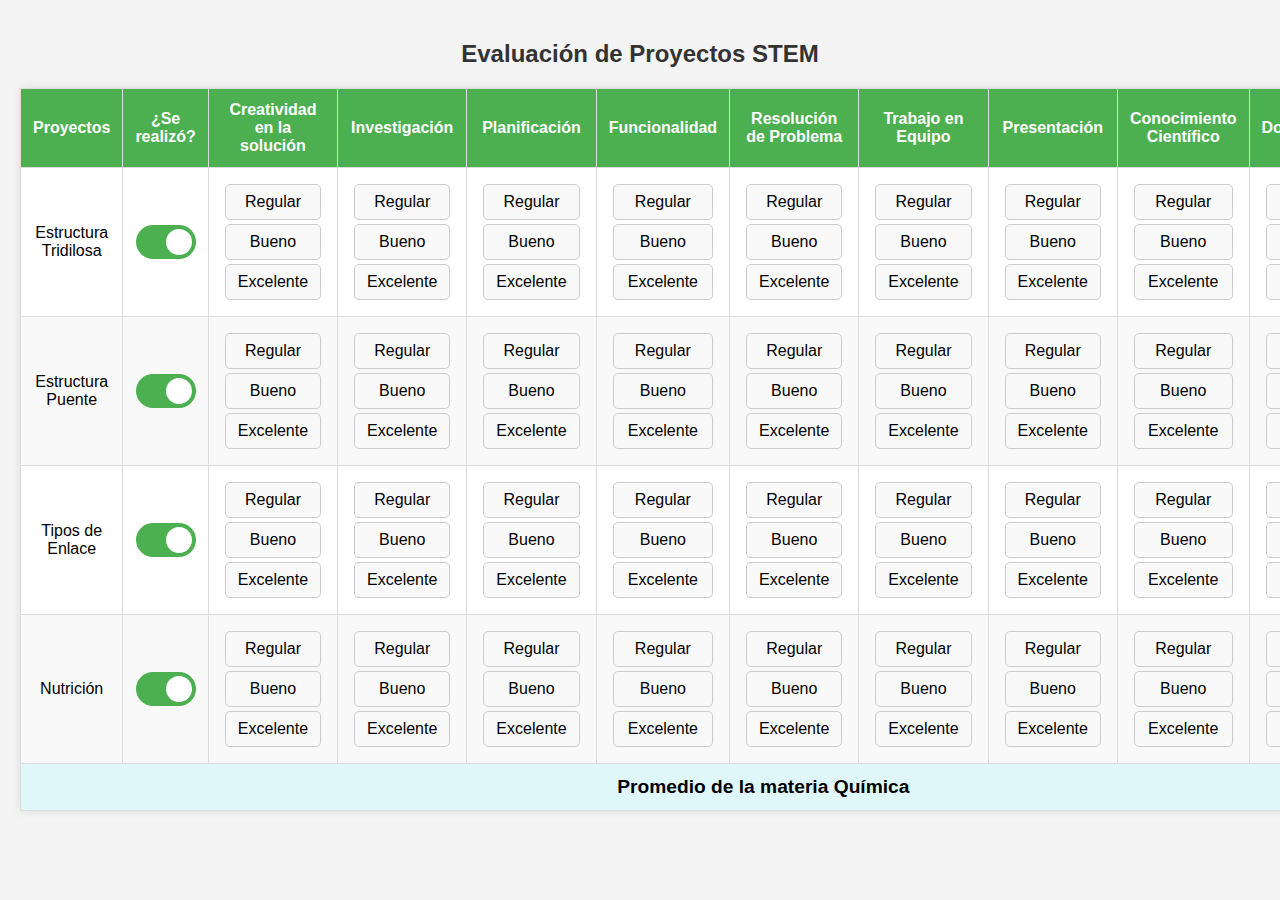
<file: quimica.html>
<!DOCTYPE html>
<html lang="es">
<head>
    <meta charset="UTF-8">
    <meta name="viewport" content="width=device-width, initial-scale=1.0">
    <title>Evaluación de Proyectos STEM</title>
    <!-- Enlace al archivo CSS externo -->
    <link rel="stylesheet" href="styles.css">
</head>
<body>

<h2>Evaluación de Proyectos STEM</h2>

<form id="evaluacionForm">
    <table>
        <thead>
            <tr>
                <th>Proyectos</th>
                <th>¿Se realizó?</th> <!-- Nueva columna -->
                <th>Creatividad en la solución</th>
                <th>Investigación</th>
                <th>Planificación</th>
                <th>Funcionalidad</th>
                <th>Resolución de Problema</th>
                <th>Trabajo en Equipo</th>
                <th>Presentación</th>
                <th>Conocimiento Científico</th>
                <th>Documentación</th>
                <th>Conclusión</th>
                <th>Calificación Final</th>
            </tr>
        </thead>
        <tbody>
            <!-- Proyecto 1: Estructura Tridilosa -->
            <tr>
                <td>Estructura Tridilosa</td>
                <td>
                    <label class="switch">
                        <input type="checkbox" checked onchange="calcularCalificaciones()">
                        <span class="slider"></span>
                    </label>
                </td>
                <td>
                    <div class="nivel-boton regular" data-value="6" onclick="seleccionarNivel(this)">Regular</div>
                    <div class="nivel-boton bueno" data-value="8" onclick="seleccionarNivel(this)">Bueno</div>
                    <div class="nivel-boton excelente" data-value="10" onclick="seleccionarNivel(this)">Excelente</div>
                </td>
                <td>
                    <div class="nivel-boton regular" data-value="6" onclick="seleccionarNivel(this)">Regular</div>
                    <div class="nivel-boton bueno" data-value="8" onclick="seleccionarNivel(this)">Bueno</div>
                    <div class="nivel-boton excelente" data-value="10" onclick="seleccionarNivel(this)">Excelente</div>
                </td>
                <td>
                    <div class="nivel-boton regular" data-value="6" onclick="seleccionarNivel(this)">Regular</div>
                    <div class="nivel-boton bueno" data-value="8" onclick="seleccionarNivel(this)">Bueno</div>
                    <div class="nivel-boton excelente" data-value="10" onclick="seleccionarNivel(this)">Excelente</div>
                </td>
                <td>
                    <div class="nivel-boton regular" data-value="6" onclick="seleccionarNivel(this)">Regular</div>
                    <div class="nivel-boton bueno" data-value="8" onclick="seleccionarNivel(this)">Bueno</div>
                    <div class="nivel-boton excelente" data-value="10" onclick="seleccionarNivel(this)">Excelente</div>
                </td>
                <td>
                    <div class="nivel-boton regular" data-value="6" onclick="seleccionarNivel(this)">Regular</div>
                    <div class="nivel-boton bueno" data-value="8" onclick="seleccionarNivel(this)">Bueno</div>
                    <div class="nivel-boton excelente" data-value="10" onclick="seleccionarNivel(this)">Excelente</div>
                </td>
                <td>
                    <div class="nivel-boton regular" data-value="6" onclick="seleccionarNivel(this)">Regular</div>
                    <div class="nivel-boton bueno" data-value="8" onclick="seleccionarNivel(this)">Bueno</div>
                    <div class="nivel-boton excelente" data-value="10" onclick="seleccionarNivel(this)">Excelente</div>
                </td>
                <td>
                    <div class="nivel-boton regular" data-value="6" onclick="seleccionarNivel(this)">Regular</div>
                    <div class="nivel-boton bueno" data-value="8" onclick="seleccionarNivel(this)">Bueno</div>
                    <div class="nivel-boton excelente" data-value="10" onclick="seleccionarNivel(this)">Excelente</div>
                </td>
                <td>
                    <div class="nivel-boton regular" data-value="6" onclick="seleccionarNivel(this)">Regular</div>
                    <div class="nivel-boton bueno" data-value="8" onclick="seleccionarNivel(this)">Bueno</div>
                    <div class="nivel-boton excelente" data-value="10" onclick="seleccionarNivel(this)">Excelente</div>
                </td>
                <td>
                    <div class="nivel-boton regular" data-value="6" onclick="seleccionarNivel(this)">Regular</div>
                    <div class="nivel-boton bueno" data-value="8" onclick="seleccionarNivel(this)">Bueno</div>
                    <div class="nivel-boton excelente" data-value="10" onclick="seleccionarNivel(this)">Excelente</div>
                </td>
                <td><span class="calificacion">0</span></td>
            </tr>

            <!-- Proyecto 2: Estructura Puente -->
            <tr>
                <td>Estructura Puente</td>
                <td>
                    <label class="switch">
                        <input type="checkbox" checked onchange="calcularCalificaciones()">
                        <span class="slider"></span>
                    </label>
                </td>
                <td>
                    <div class="nivel-boton regular" data-value="6" onclick="seleccionarNivel(this)">Regular</div>
                    <div class="nivel-boton bueno" data-value="8" onclick="seleccionarNivel(this)">Bueno</div>
                    <div class="nivel-boton excelente" data-value="10" onclick="seleccionarNivel(this)">Excelente</div>
                </td>
                <td>
                    <div class="nivel-boton regular" data-value="6" onclick="seleccionarNivel(this)">Regular</div>
                    <div class="nivel-boton bueno" data-value="8" onclick="seleccionarNivel(this)">Bueno</div>
                    <div class="nivel-boton excelente" data-value="10" onclick="seleccionarNivel(this)">Excelente</div>
                </td>
                <td>
                    <div class="nivel-boton regular" data-value="6" onclick="seleccionarNivel(this)">Regular</div>
                    <div class="nivel-boton bueno" data-value="8" onclick="seleccionarNivel(this)">Bueno</div>
                    <div class="nivel-boton excelente" data-value="10" onclick="seleccionarNivel(this)">Excelente</div>
                </td>
                <td>
                    <div class="nivel-boton regular" data-value="6" onclick="seleccionarNivel(this)">Regular</div>
                    <div class="nivel-boton bueno" data-value="8" onclick="seleccionarNivel(this)">Bueno</div>
                    <div class="nivel-boton excelente" data-value="10" onclick="seleccionarNivel(this)">Excelente</div>
                </td>
                <td>
                    <div class="nivel-boton regular" data-value="6" onclick="seleccionarNivel(this)">Regular</div>
                    <div class="nivel-boton bueno" data-value="8" onclick="seleccionarNivel(this)">Bueno</div>
                    <div class="nivel-boton excelente" data-value="10" onclick="seleccionarNivel(this)">Excelente</div>
                </td>
                <td>
                    <div class="nivel-boton regular" data-value="6" onclick="seleccionarNivel(this)">Regular</div>
                    <div class="nivel-boton bueno" data-value="8" onclick="seleccionarNivel(this)">Bueno</div>
                    <div class="nivel-boton excelente" data-value="10" onclick="seleccionarNivel(this)">Excelente</div>
                </td>
                <td>
                    <div class="nivel-boton regular" data-value="6" onclick="seleccionarNivel(this)">Regular</div>
                    <div class="nivel-boton bueno" data-value="8" onclick="seleccionarNivel(this)">Bueno</div>
                    <div class="nivel-boton excelente" data-value="10" onclick="seleccionarNivel(this)">Excelente</div>
                </td>
                <td>
                    <div class="nivel-boton regular" data-value="6" onclick="seleccionarNivel(this)">Regular</div>
                    <div class="nivel-boton bueno" data-value="8" onclick="seleccionarNivel(this)">Bueno</div>
                    <div class="nivel-boton excelente" data-value="10" onclick="seleccionarNivel(this)">Excelente</div>
                </td>
                <td>
                    <div class="nivel-boton regular" data-value="6" onclick="seleccionarNivel(this)">Regular</div>
                    <div class="nivel-boton bueno" data-value="8" onclick="seleccionarNivel(this)">Bueno</div>
                    <div class="nivel-boton excelente" data-value="10" onclick="seleccionarNivel(this)">Excelente</div>
                </td>
                <td><span class="calificacion">0</span></td>
            </tr>

            <!-- Proyecto 3: Tipos de Enlace -->
            <tr>
                <td>Tipos de Enlace</td>
                <td>
                    <label class="switch">
                        <input type="checkbox" checked onchange="calcularCalificaciones()">
                        <span class="slider"></span>
                    </label>
                </td>
                <td>
                    <div class="nivel-boton regular" data-value="6" onclick="seleccionarNivel(this)">Regular</div>
                    <div class="nivel-boton bueno" data-value="8" onclick="seleccionarNivel(this)">Bueno</div>
                    <div class="nivel-boton excelente" data-value="10" onclick="seleccionarNivel(this)">Excelente</div>
                </td>
                <td>
                    <div class="nivel-boton regular" data-value="6" onclick="seleccionarNivel(this)">Regular</div>
                    <div class="nivel-boton bueno" data-value="8" onclick="seleccionarNivel(this)">Bueno</div>
                    <div class="nivel-boton excelente" data-value="10" onclick="seleccionarNivel(this)">Excelente</div>
                </td>
                <td>
                    <div class="nivel-boton regular" data-value="6" onclick="seleccionarNivel(this)">Regular</div>
                    <div class="nivel-boton bueno" data-value="8" onclick="seleccionarNivel(this)">Bueno</div>
                    <div class="nivel-boton excelente" data-value="10" onclick="seleccionarNivel(this)">Excelente</div>
                </td>
                <td>
                    <div class="nivel-boton regular" data-value="6" onclick="seleccionarNivel(this)">Regular</div>
                    <div class="nivel-boton bueno" data-value="8" onclick="seleccionarNivel(this)">Bueno</div>
                    <div class="nivel-boton excelente" data-value="10" onclick="seleccionarNivel(this)">Excelente</div>
                </td>
                <td>
                    <div class="nivel-boton regular" data-value="6" onclick="seleccionarNivel(this)">Regular</div>
                    <div class="nivel-boton bueno" data-value="8" onclick="seleccionarNivel(this)">Bueno</div>
                    <div class="nivel-boton excelente" data-value="10" onclick="seleccionarNivel(this)">Excelente</div>
                </td>
                <td>
                    <div class="nivel-boton regular" data-value="6" onclick="seleccionarNivel(this)">Regular</div>
                    <div class="nivel-boton bueno" data-value="8" onclick="seleccionarNivel(this)">Bueno</div>
                    <div class="nivel-boton excelente" data-value="10" onclick="seleccionarNivel(this)">Excelente</div>
                </td>
                <td>
                    <div class="nivel-boton regular" data-value="6" onclick="seleccionarNivel(this)">Regular</div>
                    <div class="nivel-boton bueno" data-value="8" onclick="seleccionarNivel(this)">Bueno</div>
                    <div class="nivel-boton excelente" data-value="10" onclick="seleccionarNivel(this)">Excelente</div>
                </td>
                <td>
                    <div class="nivel-boton regular" data-value="6" onclick="seleccionarNivel(this)">Regular</div>
                    <div class="nivel-boton bueno" data-value="8" onclick="seleccionarNivel(this)">Bueno</div>
                    <div class="nivel-boton excelente" data-value="10" onclick="seleccionarNivel(this)">Excelente</div>
                </td>
                <td>
                    <div class="nivel-boton regular" data-value="6" onclick="seleccionarNivel(this)">Regular</div>
                    <div class="nivel-boton bueno" data-value="8" onclick="seleccionarNivel(this)">Bueno</div>
                    <div class="nivel-boton excelente" data-value="10" onclick="seleccionarNivel(this)">Excelente</div>
                </td>
                <td><span class="calificacion">0</span></td>
            </tr>

            <!-- Proyecto 4: Nutrición -->
            <tr>
                <td>Nutrición</td>
                <td>
                    <label class="switch">
                        <input type="checkbox" checked onchange="calcularCalificaciones()">
                        <span class="slider"></span>
                    </label>
                </td>
                <td>
                    <div class="nivel-boton regular" data-value="6" onclick="seleccionarNivel(this)">Regular</div>
                    <div class="nivel-boton bueno" data-value="8" onclick="seleccionarNivel(this)">Bueno</div>
                    <div class="nivel-boton excelente" data-value="10" onclick="seleccionarNivel(this)">Excelente</div>
                </td>
                <td>
                    <div class="nivel-boton regular" data-value="6" onclick="seleccionarNivel(this)">Regular</div>
                    <div class="nivel-boton bueno" data-value="8" onclick="seleccionarNivel(this)">Bueno</div>
                    <div class="nivel-boton excelente" data-value="10" onclick="seleccionarNivel(this)">Excelente</div>
                </td>
                <td>
                    <div class="nivel-boton regular" data-value="6" onclick="seleccionarNivel(this)">Regular</div>
                    <div class="nivel-boton bueno" data-value="8" onclick="seleccionarNivel(this)">Bueno</div>
                    <div class="nivel-boton excelente" data-value="10" onclick="seleccionarNivel(this)">Excelente</div>
                </td>
                <td>
                    <div class="nivel-boton regular" data-value="6" onclick="seleccionarNivel(this)">Regular</div>
                    <div class="nivel-boton bueno" data-value="8" onclick="seleccionarNivel(this)">Bueno</div>
                    <div class="nivel-boton excelente" data-value="10" onclick="seleccionarNivel(this)">Excelente</div>
                </td>
                <td>
                    <div class="nivel-boton regular" data-value="6" onclick="seleccionarNivel(this)">Regular</div>
                    <div class="nivel-boton bueno" data-value="8" onclick="seleccionarNivel(this)">Bueno</div>
                    <div class="nivel-boton excelente" data-value="10" onclick="seleccionarNivel(this)">Excelente</div>
                </td>
                <td>
                    <div class="nivel-boton regular" data-value="6" onclick="seleccionarNivel(this)">Regular</div>
                    <div class="nivel-boton bueno" data-value="8" onclick="seleccionarNivel(this)">Bueno</div>
                    <div class="nivel-boton excelente" data-value="10" onclick="seleccionarNivel(this)">Excelente</div>
                </td>
                <td>
                    <div class="nivel-boton regular" data-value="6" onclick="seleccionarNivel(this)">Regular</div>
                    <div class="nivel-boton bueno" data-value="8" onclick="seleccionarNivel(this)">Bueno</div>
                    <div class="nivel-boton excelente" data-value="10" onclick="seleccionarNivel(this)">Excelente</div>
                </td>
                <td>
                    <div class="nivel-boton regular" data-value="6" onclick="seleccionarNivel(this)">Regular</div>
                    <div class="nivel-boton bueno" data-value="8" onclick="seleccionarNivel(this)">Bueno</div>
                    <div class="nivel-boton excelente" data-value="10" onclick="seleccionarNivel(this)">Excelente</div>
                </td>
                <td>
                    <div class="nivel-boton regular" data-value="6" onclick="seleccionarNivel(this)">Regular</div>
                    <div class="nivel-boton bueno" data-value="8" onclick="seleccionarNivel(this)">Bueno</div>
                    <div class="nivel-boton excelente" data-value="10" onclick="seleccionarNivel(this)">Excelente</div>
                </td>
                <td><span class="calificacion">0</span></td>
            </tr>

            <!-- Fila para el promedio de la materia -->
            <tr class="promedio-materia">
                <td colspan="12">Promedio de la materia Química</td>
                <td><span id="promedio-stem">0</span></td>
            </tr>
        </tbody>
    </table>
</form>

<!-- Enlace al archivo JavaScript externo -->
<script src="script.js"></script>

</body>
</html>
</file>
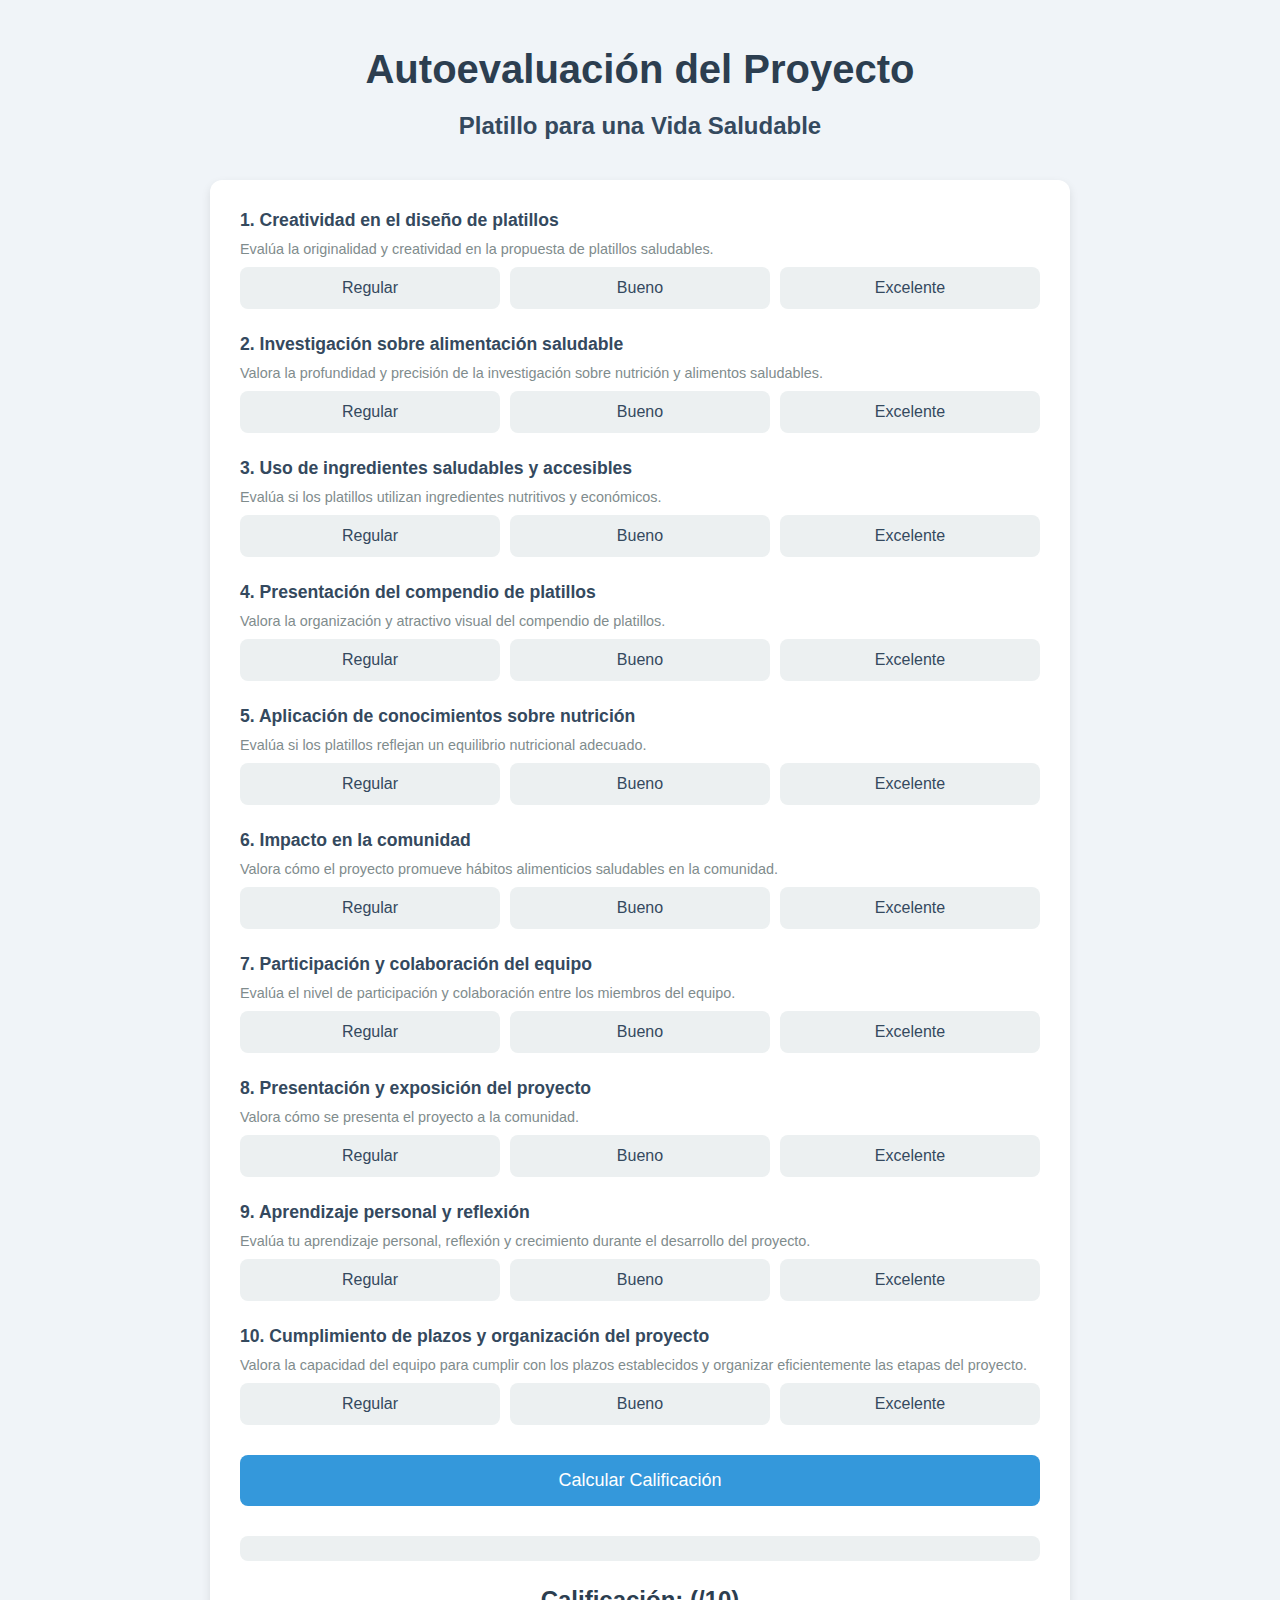
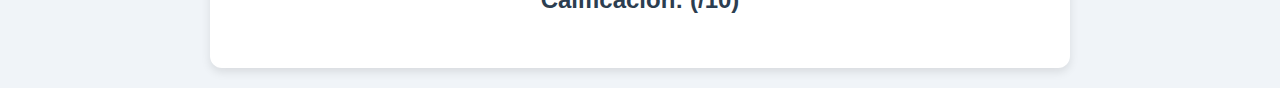
<file: vida saludable.html>
<!DOCTYPE html>
<html lang="es">
<head>
    <meta charset="UTF-8">
    <meta name="viewport" content="width=device-width, initial-scale=1.0">
    <title>Autoevaluación del Proyecto: Platillo para una Vida Saludable</title>
    <style>
        body {
            font-family: 'Arial', sans-serif;
            background-color: #f0f4f8;
            margin: 0;
            padding: 20px;
            color: #333;
        }
        h1 {
            text-align: center;
            color: #2c3e50;
            margin-bottom: 20px;
            font-size: 2.5em;
        }
        h2 {
            text-align: center;
            color: #34495e;
            font-size: 1.5em;
            margin-bottom: 40px;
        }
        .form-container {
            max-width: 800px;
            margin: 0 auto;
            background: #ffffff;
            padding: 30px;
            border-radius: 12px;
            box-shadow: 0 4px 10px rgba(0, 0, 0, 0.1);
        }
        .criterio {
            margin-bottom: 25px;
        }
        .criterio label {
            display: block;
            font-weight: bold;
            margin-bottom: 10px;
            color: #34495e;
            font-size: 1.1em;
        }
        .criterio .descripcion {
            font-size: 0.9em;
            color: #7f8c8d;
            margin-bottom: 10px;
        }
        .botones {
            display: flex;
            gap: 10px;
        }
        .botones button {
            flex: 1;
            padding: 12px;
            border: none;
            border-radius: 8px;
            background-color: #ecf0f1;
            color: #34495e;
            font-size: 16px;
            cursor: pointer;
            transition: background-color 0.3s ease, transform 0.2s ease;
        }
        .botones button:hover {
            background-color: #d5dbdb;
            transform: scale(1.05);
        }
        .botones button.seleccionado {
            background-color: #3498db;
            color: white;
        }
        .progress-bar {
            width: 100%;
            background: #ecf0f1;
            border-radius: 8px;
            overflow: hidden;
            margin-top: 30px;
            height: 25px;
        }
        .progress-bar-fill {
            height: 100%;
            background: linear-gradient(90deg, #3498db, #2ecc71);
            width: 0%;
            transition: width 0.5s ease;
        }
        .resultado {
            text-align: center;
            margin-top: 25px;
            font-size: 1.5em;
            font-weight: bold;
            color: #2c3e50;
        }
        .resultado span {
            color: #3498db;
        }
        .btn-calcular {
            display: block;
            width: 100%;
            padding: 15px;
            background: #3498db;
            color: white;
            border: none;
            border-radius: 8px;
            font-size: 18px;
            cursor: pointer;
            margin-top: 30px;
            transition: background-color 0.3s ease;
        }
        .btn-calcular:hover {
            background: #2980b9;
        }
    </style>
</head>
<body>
    <h1>Autoevaluación del Proyecto</h1>
    <h2>Platillo para una Vida Saludable</h2>
    <div class="form-container">
        <form id="evaluacionForm">
            <!-- Criterios de evaluación -->
            <div class="criterio">
                <label>1. Creatividad en el diseño de platillos</label>
                <div class="descripcion">Evalúa la originalidad y creatividad en la propuesta de platillos saludables.</div>
                <div class="botones">
                    <button type="button" data-value="1">Regular</button>
                    <button type="button" data-value="2">Bueno</button>
                    <button type="button" data-value="3">Excelente</button>
                </div>
            </div>
            <div class="criterio">
                <label>2. Investigación sobre alimentación saludable</label>
                <div class="descripcion">Valora la profundidad y precisión de la investigación sobre nutrición y alimentos saludables.</div>
                <div class="botones">
                    <button type="button" data-value="1">Regular</button>
                    <button type="button" data-value="2">Bueno</button>
                    <button type="button" data-value="3">Excelente</button>
                </div>
            </div>
            <div class="criterio">
                <label>3. Uso de ingredientes saludables y accesibles</label>
                <div class="descripcion">Evalúa si los platillos utilizan ingredientes nutritivos y económicos.</div>
                <div class="botones">
                    <button type="button" data-value="1">Regular</button>
                    <button type="button" data-value="2">Bueno</button>
                    <button type="button" data-value="3">Excelente</button>
                </div>
            </div>
            <div class="criterio">
                <label>4. Presentación del compendio de platillos</label>
                <div class="descripcion">Valora la organización y atractivo visual del compendio de platillos.</div>
                <div class="botones">
                    <button type="button" data-value="1">Regular</button>
                    <button type="button" data-value="2">Bueno</button>
                    <button type="button" data-value="3">Excelente</button>
                </div>
            </div>
            <div class="criterio">
                <label>5. Aplicación de conocimientos sobre nutrición</label>
                <div class="descripcion">Evalúa si los platillos reflejan un equilibrio nutricional adecuado.</div>
                <div class="botones">
                    <button type="button" data-value="1">Regular</button>
                    <button type="button" data-value="2">Bueno</button>
                    <button type="button" data-value="3">Excelente</button>
                </div>
            </div>
            <div class="criterio">
                <label>6. Impacto en la comunidad</label>
                <div class="descripcion">Valora cómo el proyecto promueve hábitos alimenticios saludables en la comunidad.</div>
                <div class="botones">
                    <button type="button" data-value="1">Regular</button>
                    <button type="button" data-value="2">Bueno</button>
                    <button type="button" data-value="3">Excelente</button>
                </div>
            </div>
            <div class="criterio">
                <label>7. Participación y colaboración del equipo</label>
                <div class="descripcion">Evalúa el nivel de participación y colaboración entre los miembros del equipo.</div>
                <div class="botones">
                    <button type="button" data-value="1">Regular</button>
                    <button type="button" data-value="2">Bueno</button>
                    <button type="button" data-value="3">Excelente</button>
                </div>
            </div>
            <div class="criterio">
                <label>8. Presentación y exposición del proyecto</label>
                <div class="descripcion">Valora cómo se presenta el proyecto a la comunidad.</div>
                <div class="botones">
                    <button type="button" data-value="1">Regular</button>
                    <button type="button" data-value="2">Bueno</button>
                    <button type="button" data-value="3">Excelente</button>
                </div>
            </div>
            <div class="criterio">
                <label>9. Aprendizaje personal y reflexión</label>
                <div class="descripcion">Evalúa tu aprendizaje personal, reflexión y crecimiento durante el desarrollo del proyecto.</div>
                <div class="botones">
                    <button type="button" data-value="1">Regular</button>
                    <button type="button" data-value="2">Bueno</button>
                    <button type="button" data-value="3">Excelente</button>
                </div>
            </div>
            <div class="criterio">
                <label>10. Cumplimiento de plazos y organización del proyecto</label>
                <div class="descripcion">Valora la capacidad del equipo para cumplir con los plazos establecidos y organizar eficientemente las etapas del proyecto.</div>
                <div class="botones">
                    <button type="button" data-value="1">Regular</button>
                    <button type="button" data-value="2">Bueno</button>
                    <button type="button" data-value="3">Excelente</button>
                </div>
            </div>

            <!-- Botón para calcular -->
            <button type="button" class="btn-calcular" onclick="calcularCalificacion()">Calcular Calificación</button>

            <!-- Barra de progreso y resultado -->
            <div class="progress-bar">
                <div class="progress-bar-fill" id="progressBar"></div>
            </div>
            <div class="resultado">
                <p>Calificación: <span id="calificacionLetra"></span> (<span id="calificacionNumero"></span>/10)</p>
            </div>
        </form>
    </div>

    <script>
        // Función para manejar la selección de botones
        const botones = document.querySelectorAll(".botones button");
        botones.forEach(boton => {
            boton.addEventListener("click", () => {
                // Remover la clase "seleccionado" de todos los botones del mismo grupo
                boton.parentElement.querySelectorAll("button").forEach(b => b.classList.remove("seleccionado"));
                // Agregar la clase "seleccionado" al botón clickeado
                boton.classList.add("seleccionado");
            });
        });

        function calcularCalificacion() {
            const criterios = document.querySelectorAll(".botones .seleccionado");
            if (criterios.length < 10) {
                alert("Por favor, selecciona una opción para todos los criterios.");
                return;
            }

            const valores = Array.from(criterios).map(boton => parseInt(boton.getAttribute("data-value")));
            const total = valores.reduce((sum, value) => sum + value, 0);
            const promedio = (total / 10).toFixed(1);

            // Convertir a calificación en letra y número
            let calificacionLetra, calificacionNumero;
            if (promedio >= 2.7) {
                calificacionLetra = "S";
                calificacionNumero = 10;
            } else if (promedio >= 2.4) {
                calificacionLetra = "A";
                calificacionNumero = 9;
            } else if (promedio >= 2.1) {
                calificacionLetra = "B";
                calificacionNumero = 8;
            } else if (promedio >= 1.8) {
                calificacionLetra = "C";
                calificacionNumero = 7;
            } else if (promedio >= 1.5) {
                calificacionLetra = "D";
                calificacionNumero = 6;
            } else {
                calificacionLetra = "F";
                calificacionNumero = 5;
            }

            // Mostrar resultados
            document.getElementById("calificacionLetra").textContent = calificacionLetra;
            document.getElementById("calificacionNumero").textContent = calificacionNumero;
            document.getElementById("progressBar").style.width = `${(calificacionNumero / 10) * 100}%`;
        }
    </script>
</body>
</html>
</file>
<file: styles.css>
/* Estilos generales */
body {
    font-family: Arial, sans-serif;
    background-color: #f4f4f4;
    margin: 0;
    padding: 20px;
}
h2 {
    color: #333;
    text-align: center;
}
table {
    width: 100%;
    border-collapse: collapse;
    margin: 20px 0;
    box-shadow: 0 0 10px rgba(0, 0, 0, 0.1);
    background-color: #fff;
}
th, td {
    border: 1px solid #ddd;
    padding: 12px;
    text-align: center;
}
th {
    background-color: #4CAF50;
    color: white;
    font-weight: bold;
}
tr:nth-child(even) {
    background-color: #f9f9f9;
}
tr:hover {
    background-color: #f1f1f1;
}

/* Estilos para los botones de niveles */
.nivel-boton {
    padding: 8px 12px;
    margin: 4px;
    cursor: pointer;
    border: 1px solid #ccc;
    border-radius: 5px;
    background-color: #f9f9f9;
    transition: background-color 0.3s, color 0.3s;
}
.nivel-boton.seleccionado.regular {
    background-color: #ff4d4d; /* Rojo para Regular */
    color: white;
}
.nivel-boton.seleccionado.bueno {
    background-color: #ffeb3b; /* Amarillo para Bueno */
    color: black;
}
.nivel-boton.seleccionado.excelente {
    background-color: #4CAF50; /* Verde para Excelente */
    color: white;
}

/* Estilos para la calificación */
.calificacion {
    font-weight: bold;
    font-size: 1.1em;
}
.calificacion.regular {
    color: #ff4d4d; /* Rojo para Regular */
}
.calificacion.bueno {
    color: #ffeb3b; /* Amarillo para Bueno */
}
.calificacion.excelente {
    color: #4CAF50; /* Verde para Excelente */
}

/* Estilos para el switch */
.switch {
    position: relative;
    display: inline-block;
    width: 60px;
    height: 34px;
}
.switch input {
    opacity: 0;
    width: 0;
    height: 0;
}
.slider {
    position: absolute;
    cursor: pointer;
    top: 0;
    left: 0;
    right: 0;
    bottom: 0;
    background-color: #ccc;
    transition: 0.4s;
    border-radius: 34px;
}
.slider:before {
    position: absolute;
    content: "";
    height: 26px;
    width: 26px;
    left: 4px;
    bottom: 4px;
    background-color: white;
    transition: 0.4s;
    border-radius: 50%;
}
input:checked + .slider {
    background-color: #4CAF50;
}
input:checked + .slider:before {
    transform: translateX(26px);
}

/* Estilos para el promedio de la materia */
.promedio-materia {
    background-color: #e0f7fa; /* Fondo azul claro para destacar */
    font-weight: bold;
}
.promedio-materia td {
    font-size: 1.2em;
}
</file>
